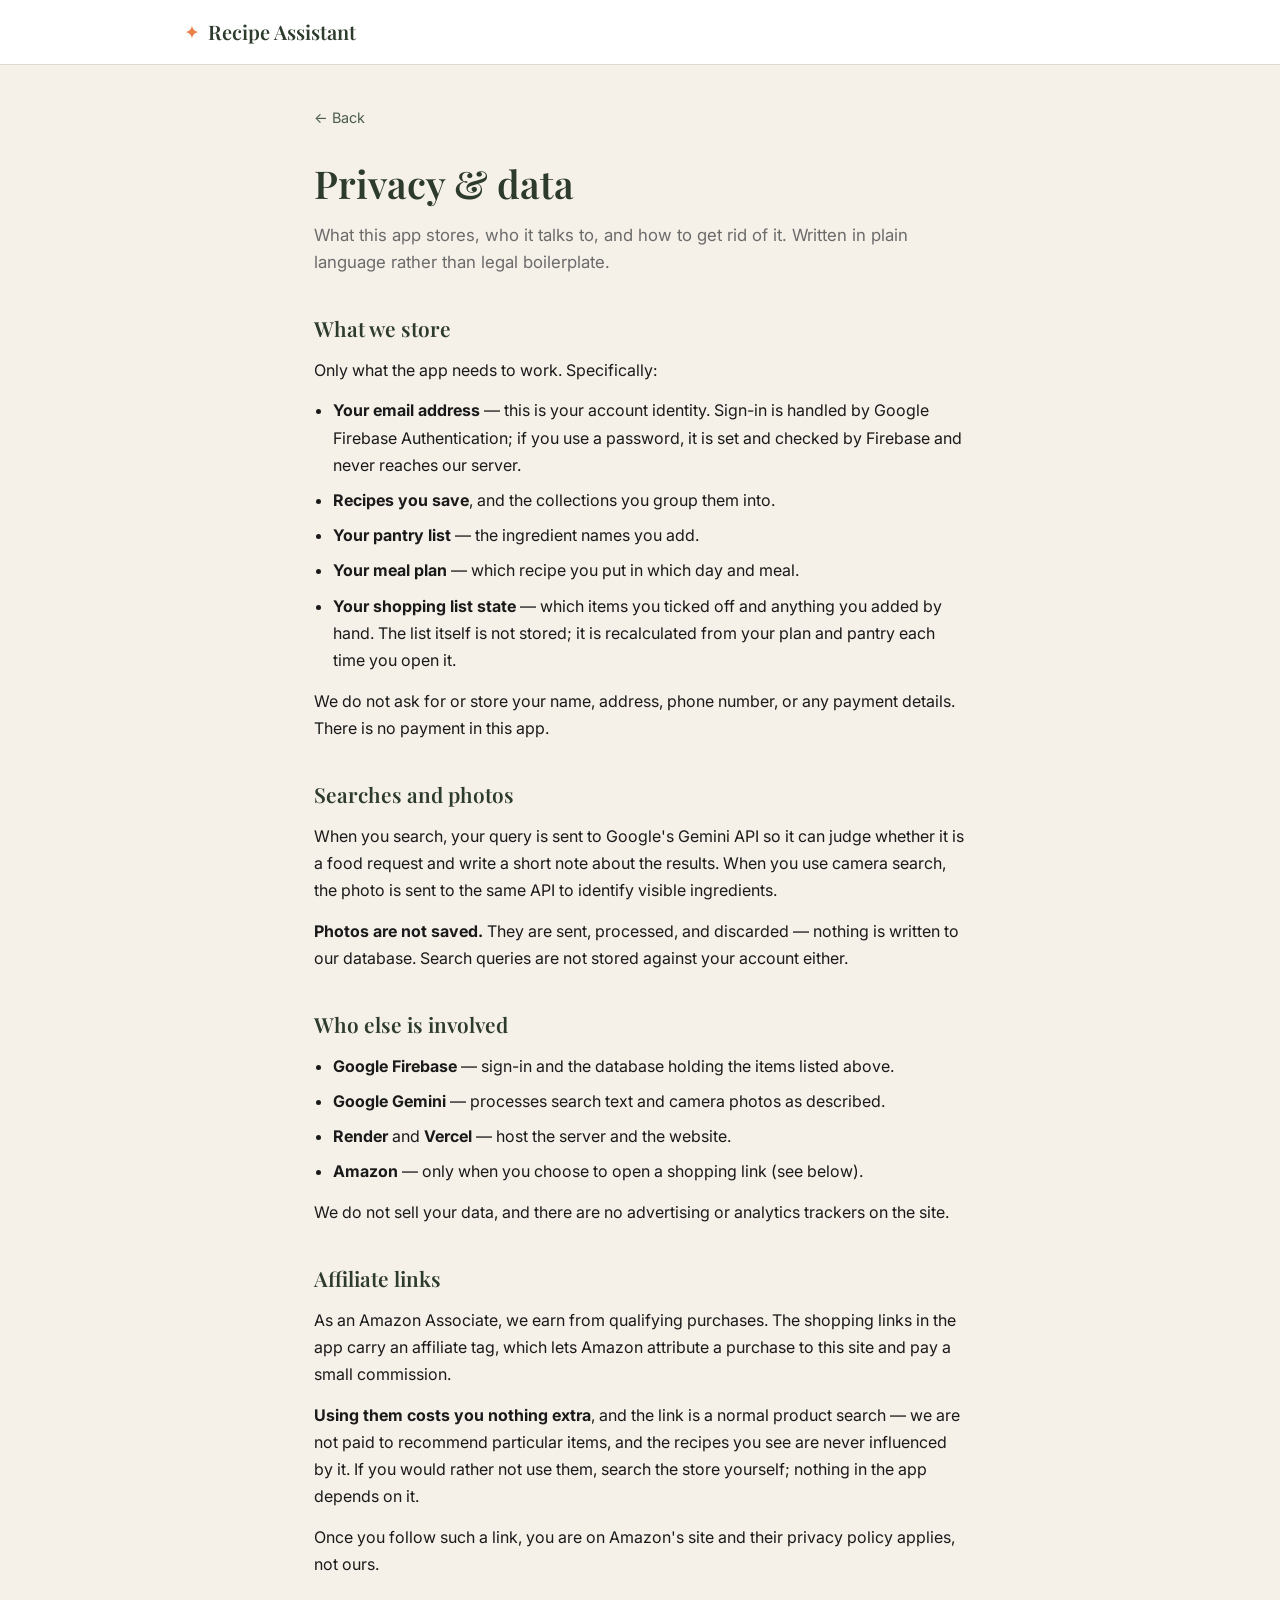
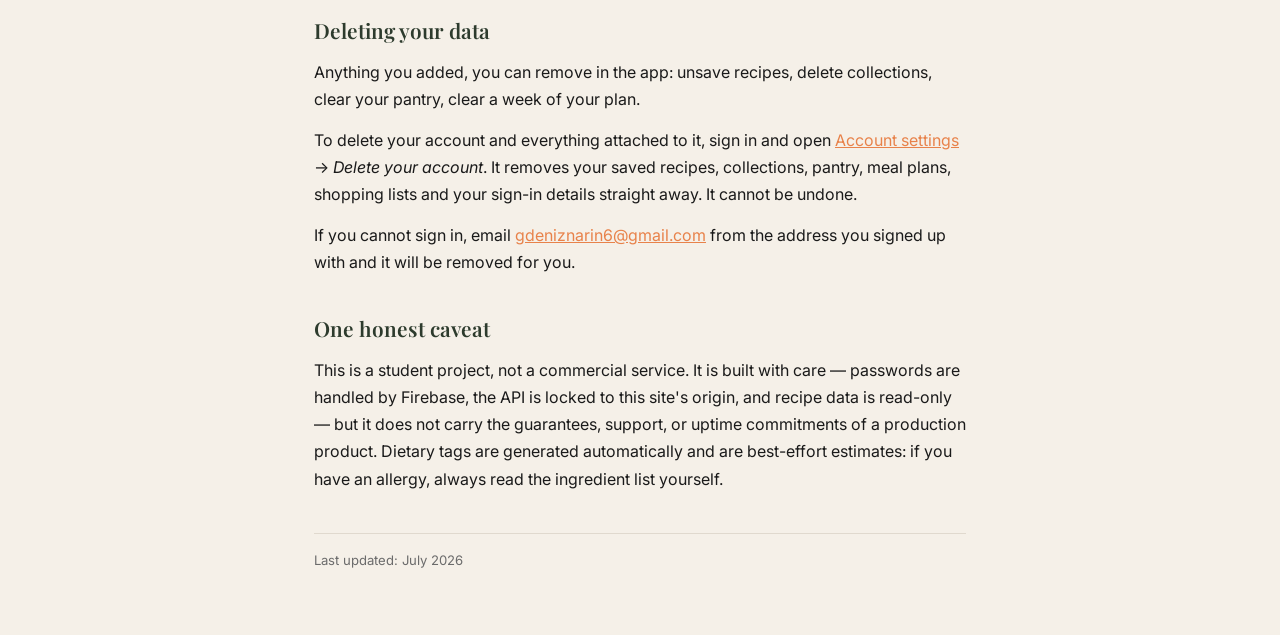
<file: frontend/privacy.html>
<!DOCTYPE html>
<html lang="en">
<head>
  <meta charset="UTF-8" />
  <meta name="viewport" content="width=device-width, initial-scale=1.0" />
  <title>Privacy &amp; data — Recipe Assistant</title>
  <link rel="preconnect" href="https://fonts.googleapis.com" />
  <link rel="preconnect" href="https://fonts.gstatic.com" crossorigin />
  <link href="https://fonts.googleapis.com/css2?family=Playfair+Display:ital,wght@0,600;1,400&family=Inter:wght@400;500;600&display=swap" rel="stylesheet" />
  <link rel="stylesheet" href="css/style.css" />
  <!-- PWA: ana ekrana eklenince adres çubuğu olmadan, tam ekran açılır -->
  <link rel="manifest" href="/manifest.webmanifest" />
  <meta name="theme-color" content="#2D3B2D" />
  <link rel="icon" href="/icons/icon-192.png" />
  <link rel="apple-touch-icon" href="/icons/apple-touch-icon.png" />
  <meta name="mobile-web-app-capable" content="yes" />
  <meta name="apple-mobile-web-app-capable" content="yes" />
  <meta name="apple-mobile-web-app-status-bar-style" content="default" />
  <meta name="apple-mobile-web-app-title" content="Recipes" />
</head>
<body>

  <header class="app-header">
    <div class="app-header-inner">
      <a href="index.html" class="brand">
        <span class="brand-mark">✦</span>
        <span class="brand-name">Recipe Assistant</span>
      </a>
    </div>
  </header>

  <main class="page legal-page">
    <a href="index.html" class="back-link">← Back</a>

    <h1 class="page-title">Privacy &amp; data</h1>
    <p class="page-sub">
      What this app stores, who it talks to, and how to get rid of it.
      Written in plain language rather than legal boilerplate.
    </p>

    <section class="legal-section">
      <h2>What we store</h2>
      <p>Only what the app needs to work. Specifically:</p>
      <ul>
        <li><strong>Your email address</strong> — this is your account identity. Sign-in is handled by Google Firebase Authentication; if you use a password, it is set and checked by Firebase and never reaches our server.</li>
        <li><strong>Recipes you save</strong>, and the collections you group them into.</li>
        <li><strong>Your pantry list</strong> — the ingredient names you add.</li>
        <li><strong>Your meal plan</strong> — which recipe you put in which day and meal.</li>
        <li><strong>Your shopping list state</strong> — which items you ticked off and anything you added by hand. The list itself is not stored; it is recalculated from your plan and pantry each time you open it.</li>
      </ul>
      <p>
        We do not ask for or store your name, address, phone number, or any
        payment details. There is no payment in this app.
      </p>
    </section>

    <section class="legal-section">
      <h2>Searches and photos</h2>
      <p>
        When you search, your query is sent to Google's Gemini API so it can
        judge whether it is a food request and write a short note about the
        results. When you use camera search, the photo is sent to the same API
        to identify visible ingredients.
      </p>
      <p>
        <strong>Photos are not saved.</strong> They are sent, processed, and
        discarded — nothing is written to our database. Search queries are not
        stored against your account either.
      </p>
    </section>

    <section class="legal-section">
      <h2>Who else is involved</h2>
      <ul>
        <li><strong>Google Firebase</strong> — sign-in and the database holding the items listed above.</li>
        <li><strong>Google Gemini</strong> — processes search text and camera photos as described.</li>
        <li><strong>Render</strong> and <strong>Vercel</strong> — host the server and the website.</li>
        <li><strong>Amazon</strong> — only when you choose to open a shopping link (see below).</li>
      </ul>
      <p>
        We do not sell your data, and there are no advertising or analytics
        trackers on the site.
      </p>
    </section>

    <section class="legal-section">
      <h2>Affiliate links</h2>
      <p>
        As an Amazon Associate, we earn from qualifying purchases. The shopping
        links in the app carry an affiliate tag, which lets Amazon attribute a
        purchase to this site and pay a small commission.
      </p>
      <p>
        <strong>Using them costs you nothing extra</strong>, and the link is a
        normal product search — we are not paid to recommend particular items,
        and the recipes you see are never influenced by it. If you would rather
        not use them, search the store yourself; nothing in the app depends on it.
      </p>
      <p>
        Once you follow such a link, you are on Amazon's site and their privacy
        policy applies, not ours.
      </p>
    </section>

    <section class="legal-section">
      <h2>Deleting your data</h2>
      <p>
        Anything you added, you can remove in the app: unsave recipes, delete
        collections, clear your pantry, clear a week of your plan.
      </p>
      <p>
        To delete your account and everything attached to it, sign in and open
        <a href="account.html">Account settings</a> &rarr; <em>Delete your
        account</em>. It removes your saved recipes, collections, pantry, meal
        plans, shopping lists and your sign-in details straight away. It cannot
        be undone.
      </p>
      <p>
        If you cannot sign in, email
        <a href="mailto:gdeniznarin6@gmail.com">gdeniznarin6@gmail.com</a> from
        the address you signed up with and it will be removed for you.
      </p>
    </section>

    <section class="legal-section">
      <h2>One honest caveat</h2>
      <p>
        This is a student project, not a commercial service. It is built with
        care — passwords are handled by Firebase, the API is locked to this
        site's origin, and recipe data is read-only — but it does not carry the
        guarantees, support, or uptime commitments of a production product.
        Dietary tags are generated automatically and are best-effort estimates:
        if you have an allergy, always read the ingredient list yourself.
      </p>
    </section>

    <p class="legal-updated">Last updated: July 2026</p>
  </main>

  <script src="js/pwa.js"></script>
</body>
</html>
</file>
<file: frontend/css/style.css>
/* ── Tokens ────────────────────────────────────────────── */
:root {
  --bg:        #F5F0E8;
  /* Aynı krem, ama ROLÜ farklı: `--bg` sayfa zemini, `--cream` koyu zemin
     üstündeki metin. Faz 29'da eklendi — o zamana kadar `var(--cream)` üç
     yerde kullanılıyordu ve TANIMSIZ olduğu için renk bildirimi sessizce
     düşüyor, metin `--text`i (koyu) miras alıyordu: koyu zeytin kutunun
     üstünde okunamayan koyu başlık. Geçersiz bir custom property hata
     vermiyor, sadece yok sayılıyor — o yüzden gözle yakalanana kadar durdu. */
  --cream:     #F5F0E8;
  --surface:   #FFFFFF;
  --olive:     #2D3B2D;
  --olive-mid: #4A5E4A;
  --accent:    #E8824A;
  --accent-dk: #C96A34;
  --text:      #1A1A1A;
  --text-muted:#6B6B6B;
  --border:    #E0D9CE;
  --error:     #C0392B;
  --success:   #27AE60;

  --radius-sm: 6px;
  --radius-md: 12px;
  --radius-lg: 20px;

  --shadow-card: 0 2px 16px rgba(0,0,0,0.08);
}

/* Oturum durumu netleşene kadar korumalı sayfayı gizle (Faz 29).
   Sınıfı `api.js` senkron olarak kuruyor ve `authReady` çözülünce kaldırıyor.

   NEDEN: girişsiz bir ziyaretçi korumalı bir sayfaya gittiğinde guard onu
   kovuyor, ama karar `authReady`'yi bekliyor (canlıda ~975 ms ölçüldü,
   Faz 13b) ve o süre boyunca sayfa görünüyordu — kullanıcı bunu bildirdi.

   Görünürlük `visibility` ile kapatılıyor, `display` ile DEĞİL: düzen
   hesaplanmaya devam ediyor, yani örtü kalkınca içerik zıplamıyor.
   Zemin krem kalıyor ki beyaz bir çakma da olmasın. */
html.auth-pending body { visibility: hidden; }
html.auth-pending { background: var(--bg); }

/* Bekleme BOŞ bir sayfa gibi görünmesin. Telefonda `authReady` masaüstünden
   belirgin biçimde uzun sürüyor (Firebase SDK gstatic'ten iniyor + oturum
   IndexedDB'den geri yükleniyor; masaüstünde canlıda ~975 ms ölçülmüştü,
   Faz 13b). O sürede krem bir hiçlik göstermek arıza gibi duruyor.

   Gösterge `html`'in pseudo-elemanı: `body` gizli olduğu için içine
   konulamaz. */
html.auth-pending::before {
  content: '';
  position: fixed;
  top: 50%;
  left: 50%;
  width: 26px;
  height: 26px;
  margin: -13px 0 0 -13px;
  border: 2.5px solid var(--border);
  border-top-color: var(--accent);
  border-radius: 50%;
  animation: auth-spin 0.7s linear infinite;
}

@keyframes auth-spin { to { transform: rotate(360deg); } }

/* Hareketi azaltma tercihine saygı: dönmek yerine sabit bir işaret. */
@media (prefers-reduced-motion: reduce) {
  html.auth-pending::before { animation: none; border-top-color: var(--accent); }
}

/* ── Reset ─────────────────────────────────────────────── */
*, *::before, *::after { box-sizing: border-box; margin: 0; padding: 0; }

body {
  font-family: 'Inter', sans-serif;
  background: var(--bg);
  color: var(--text);
  min-height: 100vh;
  line-height: 1.6;
}

/* ── Utility ───────────────────────────────────────────── */
.hidden { display: none !important; }

/* ── Auth page ─────────────────────────────────────────── */
.auth-page {
  display: flex;
  align-items: center;
  justify-content: center;
  padding: 2rem 1rem;
  min-height: 100vh;
}

.auth-container {
  width: 100%;
  max-width: 480px;
  display: flex;
  flex-direction: column;
  gap: 2rem;
}

.auth-hero {
  text-align: center;
}

.auth-eyebrow {
  font-size: 0.85rem;
  font-weight: 600;
  letter-spacing: 0.12em;
  text-transform: uppercase;
  color: var(--accent);
  margin-bottom: 0.75rem;
}

.auth-headline {
  font-family: 'Playfair Display', serif;
  font-size: 3.8rem;
  font-weight: 600;
  color: var(--olive);
  line-height: 1.1;
  margin-bottom: 1.25rem;
}

.auth-headline em {
  font-style: italic;
  font-weight: 400;
}

.auth-sub {
  font-size: 1.1rem;
  color: var(--text-muted);
  max-width: 380px;
  margin: 0 auto;
}

/* ── Auth card ─────────────────────────────────────────── */
.auth-card {
  background: var(--surface);
  border-radius: var(--radius-lg);
  box-shadow: var(--shadow-card);
  padding: 2rem;
}

/* Oturum durumu KESİNLEŞENE kadar giriş formunu gösterme.
 *
 * Sebep: index.html formu anında çiziyor, ama `authReady` Firebase oturumu
 * kalıcı depodan geri yükledikten SONRA çözülüyor (canlıda ölçülen ~975 ms,
 * Faz 13b). Yani giriş yapmış bir kullanıcı bile yönlendirilmeden önce formu
 * bir an görüyordu. PWA'da Google popup'ından dönerken pencere yeniden
 * kurulduğu için bu bekleme baştan ödeniyor ve göze batıyor.
 *
 * `visibility` kullanılıyor, `display` DEĞİL: kart yer kaplamaya devam etsin
 * ki görünür olduğunda sayfa zıplamasın. Hero ve alttaki tanıtım içeriği
 * etkilenmiyor — boş ekran değil, yalnızca form bekliyor.
 *
 * İşareti `auth.js` kaldırıyor; oradaki savunmacı zaman aşımı, `authReady`
 * beklenmedik bir sebeple çözülmezse kartın sonsuza dek gizli kalmasını
 * engelliyor (Faz 13b dersi: yardımcı kod uygulamayı asla kilitlememeli).
 */
body.auth-checking .auth-card {
  visibility: hidden;
}

/* ── "Signing you in…" ekranı ──────────────────────────────
 * Kartı gizlemek YETMEDİ: hero ve tanıtım içeriği görünür kaldığı için ekran
 * hâlâ "giriş sayfası" gibi duruyordu ve PWA'da Google'dan dönen kullanıcı
 * geri atıldığını sanıyordu (gerçek cihazda iki kez doğrulandı).
 *
 * `position: fixed` ile TÜM sayfanın üstünü örtüyor — kardeş elemanları
 * `display:none` ile gizlemek yerine, çünkü öyle yapmak sayfa yapısı hakkında
 * varsayım gerektirirdi ve ileride bir eleman eklenince sessizce bozulurdu.
 */
.signin-overlay {
  display: none;
}

body.signing-in {
  overflow: hidden;             /* arkadaki sayfa kaymasın */
}

body.signing-in .signin-overlay {
  position: fixed;
  inset: 0;
  z-index: 100;
  display: flex;
  flex-direction: column;
  align-items: center;
  justify-content: center;
  gap: 1rem;
  background: var(--bg);        /* opak: altındaki giriş sayfası görünmesin */
  text-align: center;
  padding: 2rem;
}

.signin-overlay .brand-mark {
  font-size: 2.5rem;
  color: var(--accent);
  animation: signin-pulse 1.4s ease-in-out infinite;
}

.signin-overlay p {
  font-family: 'Playfair Display', serif;
  font-size: 1.35rem;
  color: var(--olive);
}

.signin-overlay .signin-hint {
  font-family: 'Inter', sans-serif;
  font-size: 0.9rem;
  color: var(--text-muted);
}

/* Bekleme ekranından çıkış. Birkaç saniye sonra JS `hidden` sınıfını kaldırıyor;
   sabırlı bir zaman aşımı ancak kullanıcı istediğinde çıkabiliyorsa savunulabilir. */
.signin-overlay #signin-cancel {
  margin-top: 0.5rem;
}

@keyframes signin-pulse {
  0%, 100% { opacity: 1;   transform: scale(1); }
  50%      { opacity: 0.5; transform: scale(0.9); }
}

@media (prefers-reduced-motion: reduce) {
  .signin-overlay .brand-mark { animation: none; }
}

/* ── Tabs ──────────────────────────────────────────────── */
.tab-row {
  display: flex;
  border-bottom: 2px solid var(--border);
  margin-bottom: 1.75rem;
}

.tab-btn {
  flex: 1;
  background: none;
  border: none;
  padding: 0.6rem 0;
  font-family: 'Inter', sans-serif;
  font-size: 0.9rem;
  font-weight: 500;
  color: var(--text-muted);
  cursor: pointer;
  position: relative;
  transition: color 0.2s;
}

.tab-btn::after {
  content: '';
  position: absolute;
  bottom: -2px;
  left: 0; right: 0;
  height: 2px;
  background: var(--accent);
  transform: scaleX(0);
  transition: transform 0.2s;
}

.tab-btn.active {
  color: var(--olive);
  font-weight: 600;
}

.tab-btn.active::after {
  transform: scaleX(1);
}

/* ── Form ──────────────────────────────────────────────── */
.auth-form {
  display: flex;
  flex-direction: column;
  gap: 1.1rem;
}

.field {
  display: flex;
  flex-direction: column;
  gap: 0.35rem;
}

.field label {
  font-size: 0.82rem;
  font-weight: 600;
  color: var(--olive-mid);
  letter-spacing: 0.02em;
}

.field input {
  padding: 0.65rem 0.9rem;
  border: 1.5px solid var(--border);
  border-radius: var(--radius-sm);
  font-family: 'Inter', sans-serif;
  font-size: 0.95rem;
  color: var(--text);
  background: var(--bg);
  transition: border-color 0.2s;
  outline: none;
}

.field input:focus {
  border-color: var(--olive-mid);
}

/* ── Buttons ───────────────────────────────────────────── */
.btn-primary {
  margin-top: 0.4rem;
  padding: 0.75rem;
  background: var(--olive);
  color: #fff;
  border: none;
  border-radius: var(--radius-sm);
  font-family: 'Inter', sans-serif;
  font-size: 0.95rem;
  font-weight: 600;
  cursor: pointer;
  transition: background 0.2s;
}

.btn-primary:hover { background: var(--olive-mid); }
.btn-primary:disabled { opacity: 0.6; cursor: not-allowed; }

.btn-accent {
  padding: 0.75rem 1.5rem;
  background: var(--accent);
  color: #fff;
  border: none;
  border-radius: var(--radius-sm);
  font-family: 'Inter', sans-serif;
  font-size: 0.95rem;
  font-weight: 600;
  cursor: pointer;
  transition: background 0.2s;
}

.btn-accent:hover { background: var(--accent-dk); }

.btn-outline {
  padding: 0.65rem 1.25rem;
  background: transparent;
  color: var(--olive);
  border: 1.5px solid var(--olive);
  border-radius: var(--radius-sm);
  font-family: 'Inter', sans-serif;
  font-size: 0.9rem;
  font-weight: 500;
  cursor: pointer;
  transition: all 0.2s;
}

.btn-outline:hover {
  background: var(--olive);
  color: #fff;
}

/* ── Messages ──────────────────────────────────────────── */
.form-error {
  font-size: 0.85rem;
  color: var(--error);
  min-height: 1.2rem;
}

.form-success {
  font-size: 0.85rem;
  color: var(--success);
}

/* Form içinde bağlantı gibi görünen buton (ör. "Forgot your password?").
   <a> değil <button>: bir yere gitmiyor, eylem tetikliyor. */
.link-btn {
  display: block;
  margin: 0.25rem auto 0;
  background: none;
  border: none;
  padding: 0;
  font-family: 'Inter', sans-serif;
  font-size: 0.85rem;
  color: var(--text-muted);
  text-decoration: underline;
  cursor: pointer;
}

.link-btn:hover { color: var(--accent); }
.link-btn:disabled { opacity: 0.6; cursor: default; }

/* ── Responsive ────────────────────────────────────────── */
@media (max-width: 480px) {
  .auth-headline { font-size: 2.8rem; }
  .auth-card { padding: 1.5rem; }
}



/* ═══════════════════════════════════════════════════════ */
/*  APP HEADER (giriş sonrası tüm sayfalarda)             */
/* ═══════════════════════════════════════════════════════ */

.app-header {
  background: var(--surface);
  border-bottom: 1px solid var(--border);
}

.app-header-inner {
  max-width: 960px;
  margin: 0 auto;
  padding: 1rem 1.5rem;
  display: flex;
  align-items: center;
  justify-content: space-between;
}

.brand {
  display: flex;
  align-items: center;
  gap: 0.5rem;
  text-decoration: none;
  color: var(--olive);
}

.brand-mark {
  font-size: 1.2rem;
  color: var(--accent);
}

.brand-name {
  font-family: 'Playfair Display', serif;
  font-size: 1.25rem;
  font-weight: 600;
}

.app-nav {
  display: flex;
  align-items: center;
  gap: 1rem;
}

.nav-link {
  color: var(--olive-mid);
  text-decoration: none;
  font-size: 0.95rem;
  font-weight: 500;
  transition: color 0.2s;
}

.nav-link:hover { color: var(--olive); }

.btn-sm {
  padding: 0.4rem 0.9rem !important;
  font-size: 0.85rem !important;
}

/* ═══════════════════════════════════════════════════════ */
/*  PAGE LAYOUT                                            */
/* ═══════════════════════════════════════════════════════ */

.page {
  max-width: 780px;
  margin: 0 auto;
  padding: 2.5rem 1.5rem 4rem;
}

/* Sayfa süslemesi — uygulama ikonunun ta kendisi, içi dolu olmayan ince
   turuncu çizgi hâliyle. Şekil `scripts/olive_branch.py`'de tanımlı ve buradaki
   SVG ile ikon PNG'leri AYNI sayılardan üretiliyor (`scripts/make_icons.py`),
   yani "sayfadaki çizgi = ikondaki şekil" iddiası elle korunmuyor.

   PSEUDO-ELEMAN DEĞİL `background-image`: arka plan görseli her zaman elemanın
   KENDİ içeriğinin ALTINDA boyanıyor, yani metnin üstüne düşmesi mümkün değil
   ve hiçbir z-index ayarı gerekmiyor. `::before` + `z-index: -1` yolu `.page`'i
   bir yığın bağlamına çevirirdi; o da içindeki koleksiyon seçicisini (z-index
   100) ve modalları (200) kenar çubuğunun (40) ALTINA düşürebilirdi.

   Yol KÖK-GÖRECELİ: `/discover/homemade-bread` gibi iç içe bir adreste göreceli
   yol 404 verir (Faz 29'da tam bu yaşandı, sayfa stilsiz açılmıştı).

   Yalnızca `has-sidebar`, yani giriş sonrası uygulama sayfaları — herkese açık
   gizlilik sayfası sade kalıyor. */
/* Yedi günlük ızgaranın sayfası. 780px bir OKUMA genişliği — tarif, gizlilik ve
   arama sayfaları için doğru, takvim için değil: yediye bölününce gün başına 96px
   kalıyor, tarif adları beş altı satıra sarıyor ve günün dört ölçümü 2×2'ye
   sıkışmak zorunda kalıyor. Burada genişliğin kendisi çözüm. */
.page--wide { max-width: 1180px; }

body.has-sidebar .page {
  background-image: url('/icons/olive-branch.svg');
  background-repeat: no-repeat;
  background-position: right 0.25rem top 1.5rem;
  background-size: 168px 168px;
}

/* Dar ekranda başlık ve alt başlık süslemenin bulunduğu köşeye sarıyor, üstelik
   süsleme ekran genişliğinin yarısını kaplıyor — orada süs değil gürültü olur. */
@media (max-width: 900px) {
  body.has-sidebar .page { background-image: none; }
}

.page-title {
  font-family: 'Playfair Display', serif;
  font-size: 2.4rem;
  font-weight: 600;
  color: var(--olive);
  margin-bottom: 0.5rem;
}

.page-sub {
  color: var(--text-muted);
  font-size: 1.05rem;
  margin-bottom: 2rem;
}

.search-hero {
  margin-bottom: 2rem;
}

/* ═══════════════════════════════════════════════════════ */
/*  MODE TABS (Text / Camera)                              */
/* ═══════════════════════════════════════════════════════ */

.mode-tabs {
  display: inline-flex;
  background: var(--surface);
  padding: 0.3rem;
  border-radius: var(--radius-md);
  border: 1px solid var(--border);
  margin-bottom: 1.5rem;
}

.mode-tab {
  background: transparent;
  border: none;
  padding: 0.55rem 1.2rem;
  border-radius: var(--radius-sm);
  font-family: 'Inter', sans-serif;
  font-size: 0.9rem;
  font-weight: 500;
  color: var(--text-muted);
  cursor: pointer;
  transition: all 0.2s;
}

.mode-tab.active {
  background: var(--olive);
  color: #fff;
  font-weight: 600;
}

/* ═══════════════════════════════════════════════════════ */
/*  SEARCH FORM                                            */
/* ═══════════════════════════════════════════════════════ */

.search-panel {
  margin-bottom: 2rem;
}

.search-form {
  display: flex;
  gap: 0.75rem;
  align-items: stretch;
}

.search-input {
  flex: 1;
  padding: 0.85rem 1.1rem;
  border: 1.5px solid var(--border);
  border-radius: var(--radius-sm);
  font-family: 'Inter', sans-serif;
  font-size: 1rem;
  background: var(--surface);
  color: var(--text);
  outline: none;
  transition: border-color 0.2s;
}

.search-input:focus { border-color: var(--olive-mid); }

/* ═══════════════════════════════════════════════════════ */
/*  CAMERA                                                 */
/* ═══════════════════════════════════════════════════════ */

.camera-block {
  display: flex;
  flex-direction: column;
  gap: 1rem;
}

.camera-preview,
#camera-canvas {
  width: 100%;
  max-height: 400px;
  background: var(--olive);
  border-radius: var(--radius-md);
  object-fit: cover;
}

.camera-controls {
  display: flex;
  gap: 0.75rem;
  justify-content: center;
  flex-wrap: wrap;
}

.detected-box {
  background: var(--surface);
  border: 1px solid var(--border);
  border-left: 3px solid var(--accent);
  border-radius: var(--radius-sm);
  padding: 0.8rem 1rem;
  font-size: 0.95rem;
}

.detected-label {
  font-weight: 600;
  color: var(--olive-mid);
  margin-right: 0.4rem;
}

.detected-list {
  color: var(--text);
}

/* ═══════════════════════════════════════════════════════ */
/*  LOADING                                                */
/* ═══════════════════════════════════════════════════════ */

.loading {
  display: flex;
  justify-content: center;
  gap: 0.5rem;
  padding: 3rem 0;
}

.loading-dot {
  width: 10px;
  height: 10px;
  background: var(--olive);
  border-radius: 50%;
  animation: bounce 1.2s infinite ease-in-out;
}

.loading-dot:nth-child(2) { animation-delay: 0.15s; }
.loading-dot:nth-child(3) { animation-delay: 0.3s; }

@keyframes bounce {
  0%, 80%, 100% { transform: scale(0.6); opacity: 0.5; }
  40%           { transform: scale(1);   opacity: 1; }
}

/* ═══════════════════════════════════════════════════════ */
/*  RESULTS                                                */
/* ═══════════════════════════════════════════════════════ */

.results {
  margin-top: 2rem;
  display: flex;
  flex-direction: column;
  gap: 1.5rem;
}

.llm-answer {
  background: var(--surface);
  border-radius: var(--radius-md);
  padding: 1.25rem 1.5rem;
  border-left: 3px solid var(--olive);
}

.llm-eyebrow {
  font-size: 0.7rem;
  font-weight: 600;
  letter-spacing: 0.14em;
  text-transform: uppercase;
  color: var(--accent);
  margin-bottom: 0.4rem;
}

.llm-text {
  color: var(--text);
  line-height: 1.6;
  font-size: 1rem;
}

/* LLM cevabındaki **kalın** kısımlar tarif adları oluyor — koyu zeytin yeşiliyle
   öne çıkararak yorumu taranabilir yapıyor (göz önce önerilen tarifleri görüyor). */
.llm-text strong {
  color: var(--olive);
  font-weight: 600;
}

/* ── AI yorumu iskeleti ────────────────────────────────── */
/* Yorum aramadan ayrı bir istekle geldiği için sonuçlar ekrandayken bu görünür.
   Yükseklik gerçek metne yakın tutuldu ki cevap gelince sayfa zıplamasın. */
.llm-skeleton {
  display: flex;
  flex-direction: column;
  gap: 0.5rem;
}

.skeleton-line {
  display: block;
  height: 0.75rem;
  border-radius: var(--radius-sm);
  background: linear-gradient(
    90deg,
    rgba(45, 59, 45, 0.07) 25%,
    rgba(45, 59, 45, 0.14) 50%,
    rgba(45, 59, 45, 0.07) 75%
  );
  background-size: 200% 100%;
  animation: skeleton-shimmer 1.4s ease-in-out infinite;
}

.skeleton-line.short { width: 55%; }

@keyframes skeleton-shimmer {
  from { background-position: 200% 0; }
  to   { background-position: -200% 0; }
}

/* Hareketi azaltma tercihine saygı: parlama yerine sabit ton */
@media (prefers-reduced-motion: reduce) {
  .skeleton-line { animation: none; background: rgba(45, 59, 45, 0.1); }
}

.results-header {
  display: flex;
  align-items: baseline;
  justify-content: space-between;
  border-bottom: 1px solid var(--border);
  padding-bottom: 0.5rem;
}

.results-title {
  font-family: 'Playfair Display', serif;
  font-size: 1.5rem;
  color: var(--olive);
  font-weight: 600;
}

.results-count {
  font-size: 0.85rem;
  color: var(--text-muted);
}

/* "Leaving out: mushrooms" — sorgudan çıkarılan malzemeler.
   UYARI DEĞİL BİLGİ olduğu için --error değil --text-muted (aynı gerekçe:
   besin değeri sayfasındaki porsiyon notu, Faz 21). */
.excluded-note {
  font-size: 0.85rem;
  color: var(--text-muted);
  margin: 0 0 0.75rem;
  padding-left: 0.6rem;
  border-left: 2px solid var(--accent);
}

/* ═══════════════════════════════════════════════════════ */
/*  RECIPE CARDS                                           */
/* ═══════════════════════════════════════════════════════ */

.recipe-list {
  display: flex;
  flex-direction: column;
  gap: 0.75rem;
}

.recipe-card {
  display: flex;
  align-items: center;
  justify-content: space-between;
  padding: 1.1rem 1.3rem;
  background: var(--surface);
  border: 1px solid var(--border);
  border-radius: var(--radius-md);
  text-decoration: none;
  color: var(--text);
  transition: all 0.2s;
}

.recipe-card:hover {
  border-color: var(--olive-mid);
  transform: translateY(-1px);
  box-shadow: 0 4px 12px rgba(0,0,0,0.05);
}

.recipe-card-body { flex: 1; }

.recipe-name {
  font-family: 'Playfair Display', serif;
  font-size: 1.15rem;
  font-weight: 600;
  color: var(--olive);
  margin-bottom: 0.3rem;
}

.recipe-meta {
  font-size: 0.85rem;
  color: var(--text-muted);
  margin-bottom: 0.5rem;
}

.recipe-tags {
  display: flex;
  flex-wrap: wrap;
  gap: 0.35rem;
}

.tag {
  font-size: 0.72rem;
  font-weight: 500;
  padding: 0.2rem 0.55rem;
  background: var(--bg);
  color: var(--olive-mid);
  border-radius: 999px;
  letter-spacing: 0.02em;
}

.recipe-arrow {
  font-size: 1.3rem;
  color: var(--accent);
  margin-left: 1rem;
}

/* ═══════════════════════════════════════════════════════ */
/*  ERROR                                                  */
/* ═══════════════════════════════════════════════════════ */

.page-error {
  margin-top: 2rem;
  padding: 1rem 1.25rem;
  background: #FDECEA;
  border-radius: var(--radius-sm);
  color: var(--error);
  font-size: 0.95rem;
}

/* ═══════════════════════════════════════════════════════ */
/*  RESPONSIVE                                             */
/* ═══════════════════════════════════════════════════════ */

@media (max-width: 600px) {
  .app-header-inner { padding: 0.85rem 1rem; }
  .brand-name { font-size: 1.1rem; }
  .page { padding: 1.5rem 1rem 3rem; }
  .page-title { font-size: 1.8rem; }
  .search-form { flex-direction: column; }
  .search-form .btn-accent { width: 100%; }
  .recipe-card { padding: 1rem; }
}



/* ═══════════════════════════════════════════════════════ */
/*  RECIPE DETAIL PAGE                                     */
/* ═══════════════════════════════════════════════════════ */

.back-link {
  display: inline-block;
  color: var(--olive-mid);
  text-decoration: none;
  font-size: 0.9rem;
  margin-bottom: 1.5rem;
  transition: color 0.2s;
}

.back-link:hover { color: var(--olive); }

.recipe-detail {
  display: flex;
  flex-direction: column;
  gap: 2rem;
}

.recipe-header {
  display: flex;
  flex-direction: column;
  gap: 0.75rem;
}

.recipe-category {
  font-size: 0.75rem;
  font-weight: 600;
  letter-spacing: 0.14em;
  text-transform: uppercase;
  color: var(--accent);
}

.recipe-title-row {
  display: flex;
  align-items: flex-start;
  justify-content: space-between;
  gap: 1rem;
}

.recipe-title {
  font-family: 'Playfair Display', serif;
  font-size: 2.4rem;
  font-weight: 600;
  color: var(--olive);
  line-height: 1.15;
  flex: 1;
}

.recipe-tags-detail {
  display: flex;
  flex-wrap: wrap;
  gap: 0.4rem;
  margin-top: 0.25rem;
}

/* ── Favori butonu ─────────────────────────────────────── */
.favorite-btn {
  flex-shrink: 0;
  /* Faz 29: artık etiketli, yani sabit 48px'lik daire değil hap biçiminde.
     Dar ekranda etiket gizleniyor ve buton yine daireye dönüyor (aşağıdaki
     media query). */
  height: 48px;
  padding: 0 1.1rem;
  gap: 0.45rem;
  background: var(--surface);
  border: 1.5px solid var(--border);
  border-radius: 999px;
  cursor: pointer;
  display: flex;
  align-items: center;
  justify-content: center;
  transition: all 0.2s;
}

@media (max-width: 520px) {
  .favorite-btn { width: 48px; padding: 0; }
}

.favorite-btn:hover {
  border-color: var(--accent);
  transform: scale(1.05);
}

.favorite-btn .heart {
  font-size: 1.4rem;
  color: var(--text-muted);
  transition: color 0.2s;
  line-height: 1;
}

.favorite-btn.is-favorited {
  background: #FDECEA;
  border-color: var(--accent);
}

.favorite-btn.is-favorited .heart {
  color: var(--accent-dk);
}

.favorite-btn:disabled { opacity: 0.6; cursor: not-allowed; }

/* ── Info strip ────────────────────────────────────────── */
.info-strip {
  display: grid;
  grid-template-columns: repeat(5, 1fr);
  gap: 0;
  background: var(--surface);
  border: 1px solid var(--border);
  border-radius: var(--radius-md);
  overflow: hidden;
}

.info-cell {
  padding: 1rem;
  display: flex;
  flex-direction: column;
  align-items: center;
  gap: 0.25rem;
  border-right: 1px solid var(--border);
}

.info-cell:last-child { border-right: none; }

.info-label {
  font-size: 0.7rem;
  font-weight: 600;
  letter-spacing: 0.08em;
  text-transform: uppercase;
  color: var(--text-muted);
}

.info-value {
  font-family: 'Playfair Display', serif;
  font-size: 1.15rem;
  font-weight: 600;
  color: var(--olive);
}

/* ── Sections ──────────────────────────────────────────── */
.recipe-section {
  display: flex;
  flex-direction: column;
  gap: 0.75rem;
}

.section-title {
  font-family: 'Playfair Display', serif;
  font-size: 1.4rem;
  font-weight: 600;
  color: var(--olive);
  border-bottom: 1px solid var(--border);
  padding-bottom: 0.5rem;
}

.recipe-description {
  color: var(--text);
  line-height: 1.7;
  font-size: 1rem;
}

/* ── Instructions ──────────────────────────────────────── */
.instructions-list {
  list-style: none;
  counter-reset: step;
  display: flex;
  flex-direction: column;
  gap: 1rem;
}

.instructions-list li {
  counter-increment: step;
  padding: 1rem 1.2rem 1rem 3.5rem;
  background: var(--surface);
  border-radius: var(--radius-md);
  border-left: 3px solid var(--olive);
  position: relative;
  line-height: 1.6;
}

.instructions-list li::before {
  content: counter(step);
  position: absolute;
  left: 1rem;
  top: 1rem;
  width: 1.8rem;
  height: 1.8rem;
  background: var(--olive);
  color: #fff;
  border-radius: 50%;
  display: flex;
  align-items: center;
  justify-content: center;
  font-family: 'Playfair Display', serif;
  font-size: 0.95rem;
  font-weight: 600;
}

.instructions-list .no-instructions {
  padding: 1rem;
  background: transparent;
  border-left: none;
  color: var(--text-muted);
  font-style: italic;
}

.instructions-list .no-instructions::before { display: none; }

/* ── Detay responsive ──────────────────────────────────── */
@media (max-width: 600px) {
  .recipe-title { font-size: 1.8rem; }

  .info-strip {
    grid-template-columns: repeat(2, 1fr);
  }
  .info-cell {
    border-right: 1px solid var(--border);
    border-bottom: 1px solid var(--border);
  }
  .info-cell:nth-child(2n) { border-right: none; }
  .info-cell:nth-last-child(-n+1) { border-bottom: none; }
}



/* ═══════════════════════════════════════════════════════ */
/*  EMPTY STATE (favorites page)                           */
/* ═══════════════════════════════════════════════════════ */

.empty-state {
  display: flex;
  flex-direction: column;
  align-items: center;
  text-align: center;
  padding: 4rem 1.5rem;
  background: var(--surface);
  border-radius: var(--radius-lg);
  border: 1px dashed var(--border);
  margin-top: 2rem;
}

.empty-icon {
  font-size: 3.5rem;
  color: var(--accent);
  margin-bottom: 1rem;
  line-height: 1;
}

.empty-title {
  font-family: 'Playfair Display', serif;
  font-size: 1.8rem;
  font-weight: 600;
  color: var(--olive);
  margin-bottom: 0.5rem;
}

.empty-text {
  color: var(--text-muted);
  font-size: 1rem;
  margin-bottom: 1.5rem;
  max-width: 380px;
}

.empty-btn {
  text-decoration: none;
  display: inline-block;
}


/* ═══════════════════════════════════════════════════════ */
/*  VOICE SEARCH (mic button inside search input)         */
/* ═══════════════════════════════════════════════════════ */

.search-input-wrap {
  flex: 1;
  position: relative;
  display: flex;
  align-items: center;
}

.search-input-wrap .search-input {
  width: 100%;
  padding-right: 3rem;  /* mic ikonu için sağ boşluk */
}

.mic-btn {
  position: absolute;
  right: 0.4rem;
  top: 50%;
  transform: translateY(-50%);
  width: 36px;
  height: 36px;
  background: transparent;
  border: none;
  border-radius: 50%;
  cursor: pointer;
  display: flex;
  align-items: center;
  justify-content: center;
  color: var(--olive-mid);
  transition: all 0.2s;
  padding: 0;
}

.mic-btn:hover {
  background: var(--bg);
  color: var(--olive);
}

.mic-btn.is-listening {
  color: var(--accent-dk);
  background: #FDECEA;
  animation: mic-pulse 1.5s infinite;
}

@keyframes mic-pulse {
  0%, 100% { box-shadow: 0 0 0 0 rgba(232, 130, 74, 0.5); }
  50%      { box-shadow: 0 0 0 10px rgba(232, 130, 74, 0); }
}

.mic-btn svg { display: block; }



/* ═══════════════════════════════════════════════════════ */
/*  GOOGLE SIGN-IN                                         */
/* ═══════════════════════════════════════════════════════ */

.google-block {
  display: flex;
  flex-direction: column;
  align-items: center;
  gap: 0.5rem;
  margin-bottom: 1.25rem;
}

#google-btn {
  display: flex;
  justify-content: center;
  width: 100%;
}

.divider {
  position: relative;
  text-align: center;
  margin-bottom: 1.5rem;
}

.divider::before {
  content: '';
  position: absolute;
  top: 50%;
  left: 0;
  right: 0;
  height: 1px;
  background: var(--border);
}

.divider-text {
  position: relative;
  background: var(--surface);
  padding: 0 0.85rem;
  font-size: 0.8rem;
  color: var(--text-muted);
  letter-spacing: 0.05em;
}


/* ═══════════════════════════════════════════════════════ */
/*  USER MENU (header dropdown)                            */
/* ═══════════════════════════════════════════════════════ */

.user-menu {
  position: relative;
}

.user-btn {
  display: flex;
  align-items: center;
  gap: 0.4rem;
  padding: 0.45rem 0.85rem;
  background: transparent;
  border: 1.5px solid var(--border);
  border-radius: var(--radius-sm);
  font-family: 'Inter', sans-serif;
  font-size: 0.85rem;
  font-weight: 500;
  color: var(--olive-mid);
  cursor: pointer;
  transition: all 0.2s;
  max-width: 220px;
}

.user-btn:hover {
  border-color: var(--olive-mid);
  color: var(--olive);
}

#user-email {
  overflow: hidden;
  text-overflow: ellipsis;
  white-space: nowrap;
}

.chevron {
  font-size: 0.7rem;
  flex-shrink: 0;
}

.user-dropdown {
  position: absolute;
  top: calc(100% + 0.4rem);
  right: 0;
  min-width: 150px;
  background: var(--surface);
  border: 1px solid var(--border);
  border-radius: var(--radius-sm);
  box-shadow: 0 4px 16px rgba(0,0,0,0.1);
  overflow: hidden;
  z-index: 100;
}

.dropdown-item {
  display: block;
  width: 100%;
  padding: 0.7rem 1rem;
  background: transparent;
  border: none;
  text-align: left;
  font-family: 'Inter', sans-serif;
  font-size: 0.9rem;
  color: var(--text);
  cursor: pointer;
  transition: background 0.2s;
}

.dropdown-item:hover {
  background: var(--bg);
}


/* ═══════════════════════════════════════════════════════ */
/*  COLLECTIONS                                            */
/* ═══════════════════════════════════════════════════════ */

.section-heading {
  font-family: 'Playfair Display', serif;
  font-size: 1.5rem;
  font-weight: 600;
  color: var(--olive);
  margin: 2rem 0 1rem;
}

.collections-section {
  margin-bottom: 1rem;
}

.collections-section .section-heading {
  margin-top: 0;
}

.collections-grid {
  display: grid;
  grid-template-columns: repeat(auto-fill, minmax(160px, 1fr));
  gap: 0.85rem;
}

/* Koleksiyon kartı — datasette görsel yok, o yüzden metin bazlı (mevcut
   estetikle tutarlı): isim + tarif sayısı. */
.collection-tile {
  display: flex;
  flex-direction: column;
  justify-content: space-between;
  gap: 0.75rem;
  min-height: 96px;
  padding: 1rem 1.1rem;
  background: var(--surface);
  border: 1px solid var(--border);
  border-radius: var(--radius-md);
  text-decoration: none;
  color: var(--text);
  cursor: pointer;
  transition: all 0.2s;
  font-family: 'Inter', sans-serif;
  text-align: left;
}

.collection-tile:hover {
  border-color: var(--olive-mid);
  transform: translateY(-1px);
  box-shadow: 0 4px 12px rgba(0,0,0,0.05);
}

.collection-tile-name {
  font-family: 'Playfair Display', serif;
  font-size: 1.1rem;
  font-weight: 600;
  color: var(--olive);
  line-height: 1.25;
}

.collection-tile-count {
  font-size: 0.8rem;
  color: var(--text-muted);
}

/* "New collection" kutucuğu — kesikli çerçeveyle eylem daveti */
.collection-tile--new {
  align-items: center;
  justify-content: center;
  gap: 0.35rem;
  border-style: dashed;
  color: var(--olive-mid);
}

.collection-tile--new:hover {
  border-color: var(--accent);
  color: var(--accent-dk);
}

.collection-tile-plus {
  font-size: 1.6rem;
  line-height: 1;
  color: var(--accent);
}

.collection-tile--new .collection-tile-name {
  font-family: 'Inter', sans-serif;
  font-size: 0.85rem;
  font-weight: 500;
  color: inherit;
}

/* Yeni koleksiyon / yeniden adlandırma satır formu */
.new-collection-form {
  display: flex;
  gap: 0.6rem;
  align-items: center;
  margin-top: 0.85rem;
  flex-wrap: wrap;
}

.new-collection-form .search-input {
  flex: 1;
  min-width: 180px;
}

.inline-error {
  margin-top: 0.5rem;
  font-size: 0.85rem;
  color: var(--error);
}

/* ── Tek koleksiyon sayfası ─────────────────────────────── */
.collection-title-row {
  display: flex;
  align-items: flex-start;
  justify-content: space-between;
  gap: 1rem;
}

.collection-title-row .page-title {
  margin-bottom: 0;
  flex: 1;
}

.collection-actions {
  display: flex;
  gap: 0.4rem;
  flex-shrink: 0;
  margin-top: 0.35rem;
}

.icon-btn {
  width: 40px;
  height: 40px;
  background: var(--surface);
  border: 1.5px solid var(--border);
  border-radius: 50%;
  cursor: pointer;
  display: flex;
  align-items: center;
  justify-content: center;
  font-size: 1rem;
  color: var(--olive-mid);
  transition: all 0.2s;
}

.icon-btn:hover {
  border-color: var(--olive-mid);
  color: var(--olive);
}

.icon-btn--danger:hover {
  border-color: var(--error);
  color: var(--error);
}

/* Koleksiyon içindeki tarif satırı: tıklanır kart + "Remove" butonu */
.collection-recipe-row {
  display: flex;
  align-items: stretch;
  gap: 0.6rem;
}

.collection-recipe-row .recipe-card {
  flex: 1;
}

.remove-from-collection {
  flex-shrink: 0;
  padding: 0 1rem;
  background: transparent;
  border: 1px solid var(--border);
  border-radius: var(--radius-md);
  color: var(--text-muted);
  font-family: 'Inter', sans-serif;
  font-size: 0.82rem;
  font-weight: 500;
  cursor: pointer;
  transition: all 0.2s;
}

.remove-from-collection:hover {
  border-color: var(--error);
  color: var(--error);
}

.remove-from-collection:disabled { opacity: 0.5; cursor: not-allowed; }

/* ── Silme onay modalı ──────────────────────────────────── */
.modal-overlay {
  position: fixed;
  inset: 0;
  background: rgba(26, 26, 26, 0.45);
  display: flex;
  align-items: center;
  justify-content: center;
  padding: 1rem;
  z-index: 200;
}

.modal {
  background: var(--surface);
  border-radius: var(--radius-lg);
  box-shadow: var(--shadow-card);
  padding: 1.75rem;
  max-width: 400px;
  width: 100%;
}

.modal-title {
  font-family: 'Playfair Display', serif;
  font-size: 1.35rem;
  font-weight: 600;
  color: var(--olive);
  margin-bottom: 0.5rem;
}

.modal-text {
  color: var(--text-muted);
  font-size: 0.95rem;
  margin-bottom: 1.5rem;
}

.modal-actions {
  display: flex;
  gap: 0.6rem;
  justify-content: flex-end;
}

/* ── recipe.html "Add to collection" / "Add to plan" ────── */
.recipe-actions {
  margin-top: 0.5rem;
  display: flex;
  flex-wrap: wrap;
  gap: 0.6rem;
  align-items: flex-start;
}

.collection-picker-wrap {
  position: relative;
  display: inline-block;
}

.collection-picker {
  position: absolute;
  top: calc(100% + 0.5rem);
  left: 0;
  z-index: 100;
  width: 280px;
  max-width: 90vw;
  background: var(--surface);
  border: 1px solid var(--border);
  border-radius: var(--radius-md);
  box-shadow: 0 6px 24px rgba(0,0,0,0.12);
  padding: 0.75rem;
}

.picker-list {
  display: flex;
  flex-direction: column;
  max-height: 220px;
  overflow-y: auto;
  margin-bottom: 0.5rem;
}

.picker-row {
  display: flex;
  align-items: center;
  gap: 0.6rem;
  padding: 0.5rem 0.4rem;
  border-radius: var(--radius-sm);
  cursor: pointer;
  transition: background 0.15s;
}

.picker-row:hover { background: var(--bg); }

.picker-row input[type="checkbox"] {
  width: 16px;
  height: 16px;
  accent-color: var(--accent);
  cursor: pointer;
}

.picker-name {
  font-size: 0.9rem;
  color: var(--text);
  overflow: hidden;
  text-overflow: ellipsis;
  white-space: nowrap;
}

.picker-empty {
  font-size: 0.85rem;
  color: var(--text-muted);
  padding: 0.4rem;
}

.picker-new {
  display: flex;
  gap: 0.4rem;
  border-top: 1px solid var(--border);
  padding-top: 0.6rem;
}

.picker-new input {
  flex: 1;
  min-width: 0;
  padding: 0.45rem 0.6rem;
  border: 1.5px solid var(--border);
  border-radius: var(--radius-sm);
  font-family: 'Inter', sans-serif;
  font-size: 0.85rem;
  background: var(--bg);
  color: var(--text);
  outline: none;
}

.picker-new input:focus { border-color: var(--olive-mid); }

.collection-picker .inline-error { margin-top: 0.5rem; }

/* ── Collections responsive ─────────────────────────────── */
@media (max-width: 600px) {
  .collections-grid {
    grid-template-columns: repeat(auto-fill, minmax(130px, 1fr));
  }
  .remove-from-collection { padding: 0 0.7rem; font-size: 0.78rem; }
}


/* ═══════════════════════════════════════════════════════ */
/*  PANTRY                                                 */
/* ═══════════════════════════════════════════════════════ */

.pantry-head {
  display: flex;
  align-items: baseline;
  justify-content: space-between;
  gap: 1rem;
}

.pantry-head .section-heading { margin-bottom: 0.75rem; }

.pantry-head-right {
  display: flex;
  align-items: baseline;
  gap: 0.9rem;
  flex-shrink: 0;
}

/* Yıkıcı ama nadir bir eylem: buton görünümü yerine sessiz bir bağlantı,
   üstüne gelince kırmızıya dönüyor (onay modalı asıl freni koyuyor). */
.pantry-clear-btn {
  background: none;
  border: none;
  padding: 0;
  font-family: 'Inter', sans-serif;
  font-size: 0.85rem;
  color: var(--text-muted);
  text-decoration: underline;
  cursor: pointer;
  transition: color 0.2s;
}

.pantry-clear-btn:hover { color: var(--error); }

/* Malzeme çipleri — dolap kısa etiketlerden oluşuyor, liste yerine çip
   düzeni hem yer kazandırıyor hem "envanter" hissi veriyor. */
.pantry-chips {
  display: flex;
  flex-wrap: wrap;
  gap: 0.5rem;
  margin-bottom: 1.5rem;
}

.pantry-chip {
  display: inline-flex;
  align-items: center;
  gap: 0.5rem;
  padding: 0.4rem 0.5rem 0.4rem 0.85rem;
  background: var(--surface);
  border: 1px solid var(--border);
  border-radius: 999px;
  font-size: 0.9rem;
  color: var(--text);
  transition: border-color 0.2s;
}

.pantry-chip:hover { border-color: var(--olive-mid); }

.pantry-chip-name { line-height: 1; }

.pantry-chip-remove {
  display: flex;
  align-items: center;
  justify-content: center;
  width: 20px;
  height: 20px;
  padding: 0;
  background: var(--bg);
  border: none;
  border-radius: 50%;
  color: var(--text-muted);
  font-size: 1rem;
  line-height: 1;
  cursor: pointer;
  transition: all 0.2s;
}

.pantry-chip-remove:hover {
  background: #FDECEA;
  color: var(--error);
}

.pantry-chip-remove:disabled { opacity: 0.5; cursor: not-allowed; }

.pantry-cook-btn {
  display: inline-block;
  text-decoration: none;
}

/* ── Kamera/dolap kutusundaki satır düzeni ─────────────── */
.detected-row {
  display: flex;
  flex-wrap: wrap;
  gap: 0.3rem;
}

.detected-actions {
  display: flex;
  align-items: center;
  gap: 0.75rem;
  flex-wrap: wrap;
  margin-top: 0.75rem;
}

.detected-status {
  font-size: 0.85rem;
  color: var(--olive-mid);
}

.pantry-manage-link {
  font-size: 0.85rem;
  color: var(--olive-mid);
  text-decoration: none;
  font-weight: 500;
}

.pantry-manage-link:hover { color: var(--accent); }

/* ── Eşleşme rozeti (dolaptan arama sonuçlarında) ──────── */
/* Diyet etiketlerinden AYRIŞMALI: o etiketler tarifin özelliği, bu rozet
   kullanıcıya özel bir ölçü. Bu yüzden aksan rengiyle dolu bir pill. */
.pantry-badge {
  font-size: 0.72rem;
  font-weight: 600;
  padding: 0.2rem 0.6rem;
  background: var(--accent);
  color: #fff;
  border-radius: 999px;
  letter-spacing: 0.02em;
  cursor: help;
}

/* ── Tarif detayı: malzeme listesi ─────────────────────── */
.ingredients-list {
  list-style: none;
  display: flex;
  flex-wrap: wrap;
  gap: 0.5rem;
}

.ingredients-list li {
  padding: 0.4rem 0.85rem;
  background: var(--surface);
  border: 1px solid var(--border);
  border-radius: 999px;
  font-size: 0.9rem;
  color: var(--text);
}

.ingredients-list .no-instructions {
  background: transparent;
  border: none;
  color: var(--text-muted);
  font-style: italic;
  padding: 0.5rem 0;
}

/* ── Meal Planner: hafta çubuğu ─────────────────────────── */
.week-bar {
  display: flex;
  align-items: center;
  justify-content: space-between;
  gap: 1rem;
  margin-bottom: 0.75rem;
}

.week-bar-center {
  display: flex;
  flex-direction: column;
  align-items: center;
  gap: 0.15rem;
  text-align: center;
}

.week-label {
  font-family: 'Playfair Display', serif;
  font-size: 1.15rem;
  font-weight: 600;
  color: var(--olive);
}

.week-tools {
  display: flex;
  align-items: center;
  justify-content: space-between;
  gap: 1rem;
  margin-bottom: 1.25rem;
}

/* ── Hafta ızgarası ─────────────────────────────────────── */
/* 7 sütun (gün) × 5 satır (başlık + 3 öğün + günün besin toplamı).
   `grid-auto-flow: column` her günün 5 öğesini BİR sütuna diziyor; `.day-col { display: contents }` sayesinde slotlar
   doğrudan bu ızgaraya katılıyor. Sonuç: tüm breakfast'lar TEK satırda hizalanıyor
   (aynı yükseklik), dolayısıyla her sütun eşit boyda oluyor — içerik uzunluğundan
   bağımsız. (Alternatif: sabit yükseklik + kırpma; ama o uzun tarif adlarını
   keserdi. Satır hizalaması kırpmadan eşitliyor.) Günün toplamı da aynı sayede
   yedi günde aynı hizada duruyor.
   ⚠️ Satır sayısı SABİT yazılı: gün sütununa bir öğe daha eklenirse burada da bir
   satır açılmalı, yoksa fazla öğe örtük bir satıra düşer ve düzen kayar. */
.week-grid {
  display: grid;
  grid-template-columns: repeat(7, minmax(0, 1fr));
  grid-template-rows: auto auto auto auto auto;
  grid-auto-flow: column;
  gap: 0.6rem;
}

.day-col {
  display: contents;
}

.day-head {
  display: flex;
  align-items: baseline;
  gap: 0.4rem;
  padding-bottom: 0.4rem;
  border-bottom: 2px solid var(--border);
}

.day-col--today .day-head {
  border-bottom-color: var(--accent);
}

.day-name {
  font-size: 0.8rem;
  font-weight: 600;
  text-transform: uppercase;
  letter-spacing: 0.05em;
  color: var(--text-muted);
}

.day-col--today .day-name { color: var(--accent); }

.day-num {
  font-family: 'Playfair Display', serif;
  font-size: 1.05rem;
  color: var(--olive);
}

/* ── Tek slot ───────────────────────────────────────────── */
.plan-slot {
  position: relative;
  background: var(--surface);
  border: 1px solid var(--border);
  border-radius: var(--radius-md);
  padding: 0.55rem 0.6rem;
  min-height: 84px;
  display: flex;
  flex-direction: column;
  gap: 0.3rem;
  overflow: hidden;   /* içerik/buton yan sütuna taşmasın (dar hücrede kritik) */
}

.plan-slot--empty {
  background: transparent;
  border-style: dashed;
  align-items: stretch;
}

.plan-slot-label {
  font-size: 0.62rem;
  font-weight: 600;
  text-transform: uppercase;
  letter-spacing: 0.04em;
  color: var(--text-muted);
  /* Dar hücrede "BREAKFAST" + iki buton sığmazsa etiket kısalsın (…),
     butonları dışarı itmesin. */
  min-width: 0;
  overflow: hidden;
  text-overflow: ellipsis;
  white-space: nowrap;
}

.plan-slot-add {
  flex: 1;
  background: none;
  border: none;
  cursor: pointer;
  font-size: 1.2rem;
  color: var(--text-muted);
  border-radius: var(--radius-sm);
  transition: color 0.15s, background 0.15s;
}

.plan-slot-add:hover {
  color: var(--accent);
  background: rgba(232, 130, 74, 0.08);
}

.plan-slot-recipe {
  text-decoration: none;
  color: var(--text);
  display: flex;
  flex-direction: column;
  gap: 0.15rem;
}

.plan-slot-name {
  font-size: 0.85rem;
  font-weight: 500;
  line-height: 1.3;
  color: var(--olive);
}

.plan-slot-recipe:hover .plan-slot-name { color: var(--accent); }

.plan-slot-time {
  font-size: 0.75rem;
  color: var(--text-muted);
}

/* Öğün etiketi + eylemler (değiştir / sil) aynı başlık satırında. */
.plan-slot-top {
  display: flex;
  align-items: center;
  justify-content: space-between;
  gap: 0.25rem;
}

.plan-slot-actions {
  display: flex;
  gap: 0.05rem;
  flex-shrink: 0;   /* uzun etiket varken butonlar ezilmesin — etiket kısalır */
}

.plan-slot-change,
.plan-slot-remove {
  background: none;
  border: none;
  cursor: pointer;
  font-size: 0.9rem;
  line-height: 1;
  color: var(--text-muted);
  padding: 0.1rem 0.2rem;
  border-radius: var(--radius-sm);
  flex-shrink: 0;
}

.plan-slot-change:hover { color: var(--accent); }
.plan-slot-remove:hover { color: var(--error); }
.plan-slot-change:disabled,
.plan-slot-remove:disabled { opacity: 0.5; cursor: not-allowed; }

/* ── Günün besin toplamı ────────────────────────────────── */
/* Gün sütununun beşinci ve son satırı (bkz. `.week-grid`). */
.day-macros {
  display: grid;
  /* ⚠️ Masaüstünde bir gün sütunu yalnızca ~96px: `.page` 780px ile sınırlı ve o
     genişlik yedi güne bölünüyor. Dört ölçümü yan yana koymak "1240" gibi bir
     sayıyı kırpardı → 2×2. Gün yatay bir satıra dönünce (≤1000px) genişlik
     bollanıyor, aşağıdaki media query dördünü tek satıra açıyor. */
  grid-template-columns: repeat(2, minmax(0, 1fr));
  gap: 0.2rem 0.3rem;
  padding-top: 0.45rem;
  /* Kutu değil çizgi: üstünde zaten 21 beyaz slot kutusu var, sekizinci bir kutu
     daha eklemek yerine ince bir ayıraç — toplam bir slot sanılmasın. */
  border-top: 1px solid var(--border);
}

/* Bugünün sütunu baştan ve sondan turuncuyla çerçeveleniyor (`.day-head`in alt
   çizgisindeki kuralın eşi). */
.day-col--today .day-macros { border-top-color: var(--accent); }

.day-macro {
  display: flex;
  flex-direction: column;
  align-items: center;
  min-width: 0;      /* uzun sayı hücreyi taşırmasın */
}

.day-macro-value {
  font-family: 'Playfair Display', serif;
  font-size: 0.9rem;
  line-height: 1.15;
  color: var(--olive);
  white-space: nowrap;
}

.day-macro-unit {
  font-family: 'Inter', sans-serif;
  font-size: 0.62em;   /* `em`: değerle birlikte büyüyüp küçülsün */
  font-weight: 500;
  margin-left: 0.05rem;
}

.day-macro-label {
  font-size: 0.55rem;
  font-weight: 600;
  text-transform: uppercase;
  letter-spacing: 0.04em;
  color: var(--text-muted);
}

/* Hiçbir şey planlanmamış gün. Sıfırlar GİZLENMİYOR — istenen davranış bu:
   "bu güne henüz bir şey koymadım" ile "toplamı hesaplayamadık" aynı şey değil ve
   yazılı bir 0 bunu net söylüyor. Yalnızca solduruluyor ki dolu günlerin sayıları
   öne çıksın. */
.day-macros--empty { opacity: 0.4; }

/* ── Tarif seçici modalı ────────────────────────────────── */
.modal--wide { max-width: 520px; }

.plan-picker-list {
  max-height: 320px;
  overflow-y: auto;
  border: 1px solid var(--border);
  border-radius: var(--radius-md);
  margin-bottom: 1rem;
}

.plan-picker-row {
  display: flex;
  flex-direction: column;
  gap: 0.1rem;
  width: 100%;
  text-align: left;
  background: none;
  border: none;
  border-bottom: 1px solid var(--border);
  padding: 0.7rem 0.9rem;
  cursor: pointer;
  font-family: inherit;
}

.plan-picker-row:last-child { border-bottom: none; }
.plan-picker-row:hover { background: var(--bg); }
.plan-picker-row:disabled { opacity: 0.5; cursor: not-allowed; }

.plan-picker-name {
  font-size: 0.95rem;
  font-weight: 500;
  color: var(--olive);
}

.plan-picker-meta {
  font-size: 0.8rem;
  color: var(--text-muted);
}

/* ── recipe.html "Add to plan" modalı ───────────────────── */
.plan-modal-field {
  margin-bottom: 1rem;
}

.plan-modal-field label {
  display: block;
  font-size: 0.8rem;
  font-weight: 600;
  color: var(--text-muted);
  margin-bottom: 0.35rem;
}

.plan-select {
  width: 100%;
  padding: 0.6rem 0.75rem;
  border: 1px solid var(--border);
  border-radius: var(--radius-sm);
  background: var(--surface);
  font-family: inherit;
  font-size: 0.95rem;
  color: var(--text);
}

.plan-select:focus { outline: none; border-color: var(--olive-mid); }

.plan-status {
  margin-top: 0.6rem;
  font-size: 0.9rem;
  color: var(--success);
}

.plan-status a {
  color: var(--accent);
  text-decoration: none;
  font-weight: 500;
}

.plan-status a:hover { text-decoration: underline; }

/* ── Planner responsive ─────────────────────────────────── */
/* 7 sütun telefona sığmıyor: güne göre DİKEY listeye dönüyor, her günün
   öğünleri yan yana. 1000px altında zaten sıkışmaya başlıyor. */
@media (max-width: 1000px) {
  /* Tek sütun, her gün bir satır. Masaüstündeki `grid-auto-flow: column` +
     5-satır düzenini SIFIRLA, yoksa günler yanlış akar. */
  .week-grid {
    grid-template-columns: 1fr;
    grid-template-rows: none;
    grid-auto-flow: row;
    gap: 1.25rem;
  }

  .day-col {
    display: grid;   /* masaüstündeki `display: contents`'i geri alıyor */
    grid-template-columns: 5.5rem repeat(3, minmax(0, 1fr));
    align-items: stretch;
    gap: 0.5rem;
  }

  .day-head {
    flex-direction: column;
    align-items: flex-start;
    justify-content: center;
    border-bottom: none;
    border-right: 2px solid var(--border);
    padding-bottom: 0;
    padding-right: 0.5rem;
  }

  .day-col--today .day-head {
    border-right-color: var(--accent);
    border-bottom-color: transparent;
  }

  /* Başlık iki satırı birden kapsıyor (öğünler + toplam), yoksa sağ kenarındaki
     dikey çizgi yalnızca üst satır boyunca uzanıp gün bloğunu yarıda keserdi.
     `span 2` kullanılıyor, `1 / -1` DEĞİL: bu ızgarada satırların hepsi örtük ve
     `-1` örtük satırları görmez — sessizce tek satıra düşerdi. */
  .day-head { grid-row: span 2; }

  /* Toplam, gün başlığının değil ÖĞÜNLERİN altına hizalanıyor; burada genişlik
     bol olduğu için dördü yan yana. */
  .day-macros {
    grid-column: 2 / -1;
    grid-template-columns: repeat(4, minmax(0, 1fr));
  }
}

/* Masaüstünde dört ölçüm TEK SIRA — telefondaki düzenin aynısı.
   ⚠️ Eşik SEÇİLMEDİ, ÖLÇÜLDÜ: `.page--wide` 1180px'e kadar büyüdüğü için sütun
   genişliği pencereye bağlı ve 1200px'in ALTINDA dört hücre "1398" gibi dört haneli
   bir sayıyı taşırıyor (1150px'te +1px, 1100px'te +3px ölçüldü). 1240 biraz pay
   bırakıyor; altında taban kuralı (2×2) devrede kalıyor. */
@media (min-width: 1240px) {
  .day-macros {
    grid-template-columns: repeat(4, minmax(0, 1fr));
    gap: 0.15rem;
  }

  /* Yalnızca BURADA gerekiyor: dar hücre yalnızca dördü yan yanayken oluşuyor.
     2×2 düzende hücre 44-61px, telefonda 78-165px — oralarda uzun sayı zaten
     sığıyor ve küçültmek gereksiz yere okunaklılık kaybettirirdi. */
  .day-macro-value--long { font-size: 0.72rem; }
}

@media (max-width: 620px) {
  /* Dar ekranda 3 öğün yan yana da sığmıyor — gün başlığı üstte, öğünler alt alta. */
  .day-col {
    grid-template-columns: 1fr;
    gap: 0.4rem;
  }

  .day-head {
    flex-direction: row;
    align-items: baseline;
    border-right: none;
    border-bottom: 2px solid var(--border);
    padding-right: 0;
    padding-bottom: 0.4rem;
    grid-row: auto;   /* ≤1000px'teki iki satırlık sol raylı düzen burada yok */
  }

  .day-col--today .day-head {
    border-bottom-color: var(--accent);
    border-right-color: transparent;
  }

  .plan-slot { min-height: 0; }

  /* Tek sütunlu ızgarada "2. sütun" diye bir şey yok: `2 / -1` başlangıç ve
     bitiş çizgisini AYNI yere denk getirip düzeni bozardı. */
  .day-macros { grid-column: 1 / -1; }

  .week-bar { gap: 0.5rem; }
  .week-label { font-size: 1rem; }
}


/* ── Shopping list ──────────────────────────────────────── */
.week-tools-right {
  display: flex;
  align-items: center;
  gap: 1rem;
}

/* .link-btn auth sayfası için `margin: .25rem auto 0` taşıyor; flex satırında
   auto marjlar öğeleri iter — burada sıfırla. */
.week-tools-right .link-btn { margin: 0; }

.shopping-summary {
  margin-bottom: 0.75rem;
}

.shopping-list {
  list-style: none;
  display: flex;
  flex-direction: column;
  gap: 0.4rem;
  margin-bottom: 1.25rem;
}

.shopping-item {
  display: flex;
  align-items: center;
  gap: 0.5rem;
  background: var(--surface);
  border: 1px solid var(--border);
  border-radius: var(--radius-md);
  padding: 0.7rem 0.9rem;
}

.shopping-item.is-checked {
  background: transparent;
  border-style: dashed;
}

.shopping-check {
  display: flex;
  align-items: center;
  gap: 0.7rem;
  flex: 1;
  min-width: 0;
  cursor: pointer;
}

.shopping-check input[type="checkbox"] {
  width: 1.15rem;
  height: 1.15rem;
  accent-color: var(--olive);
  cursor: pointer;
  flex-shrink: 0;
}

.shopping-body {
  display: flex;
  flex-direction: column;
  gap: 0.1rem;
  min-width: 0;
}

.shopping-name {
  font-size: 0.98rem;
  font-weight: 500;
  color: var(--text);
  line-height: 1.3;
}

.is-checked .shopping-name {
  text-decoration: line-through;
  color: var(--text-muted);
}

.shopping-sub {
  font-size: 0.78rem;
  color: var(--text-muted);
}

.shopping-actions {
  display: flex;
  align-items: center;
  gap: 0.4rem;
  flex-shrink: 0;
}

/* Satır-başına market linki (Migros ↗) — asıl kullanışlı devir noktası */
.shopping-find {
  font-size: 0.8rem;
  font-weight: 500;
  color: var(--accent);
  text-decoration: none;
  white-space: nowrap;
}

.shopping-find:hover { text-decoration: underline; }

.is-checked .shopping-find { display: none; }   /* alınana link gerekmez */

.shopping-remove {
  background: none;
  border: none;
  cursor: pointer;
  font-size: 1.1rem;
  line-height: 1;
  color: var(--text-muted);
  padding: 0.2rem 0.35rem;
  border-radius: var(--radius-sm);
  flex-shrink: 0;
}

.shopping-remove:hover { color: var(--error); }

.shopping-add-form {
  display: flex;
  gap: 0.6rem;
  margin-bottom: 1.5rem;
}

.shopping-add-form .search-input {
  flex: 1;
}

/* Gelir kapısı: gerçek üründe affiliate linki buraya oturur */
.shop-cta {
  width: 100%;
  font-size: 1.02rem;
  padding: 0.85rem 1rem;
}

.shop-cta:disabled {
  opacity: 0.5;
  cursor: not-allowed;
}

.shop-note {
  margin-top: 0.5rem;
  font-size: 0.8rem;
  color: var(--text-muted);
  text-align: center;
}

/* Amazon Associates zorunlu açıklaması — görünür olmalı (küçük ama gizli değil,
   sözleşme "şeffaf biçimde bildir" diyor). */
.affiliate-disclosure {
  margin-top: 1rem;
  padding-top: 0.85rem;
  border-top: 1px solid var(--border);
  font-size: 0.78rem;
  line-height: 1.5;
  color: var(--text-muted);
  text-align: center;
}

.affiliate-disclosure a { color: var(--accent); }

@media (max-width: 480px) {
  .shopping-add-form { flex-direction: column; }
  .week-tools-right { gap: 0.75rem; }
}


/* ── Landing (herkese açık tanıtım — index.html) ────────── */
.landing {
  background: var(--surface);
  border-top: 1px solid var(--border);
  padding: 3.5rem 1.5rem;
  margin-top: 3rem;
}

.landing-inner {
  max-width: 820px;
  margin: 0 auto;
}

.landing-title {
  font-family: 'Playfair Display', serif;
  font-size: 2rem;
  font-weight: 600;
  color: var(--olive);
  margin-bottom: 0.85rem;
  text-align: center;
}

.landing-title:not(:first-child) { margin-top: 3rem; }

.landing-lede {
  font-size: 1.02rem;
  line-height: 1.7;
  color: var(--text-muted);
  text-align: center;
  max-width: 640px;
  margin: 0 auto;
}

.feature-grid {
  display: grid;
  grid-template-columns: repeat(auto-fit, minmax(230px, 1fr));
  gap: 1.5rem;
  margin-top: 2.5rem;
}

.feature {
  background: var(--bg);
  border: 1px solid var(--border);
  border-radius: var(--radius-md);
  padding: 1.4rem;
}

.feature-icon {
  font-size: 1.5rem;
  display: block;
  margin-bottom: 0.6rem;
}

.feature h3 {
  font-size: 1rem;
  font-weight: 600;
  color: var(--olive);
  margin-bottom: 0.45rem;
}

.feature p {
  font-size: 0.9rem;
  line-height: 1.6;
  color: var(--text-muted);
}

.landing-cta-note {
  margin-top: 2.5rem;
  text-align: center;
  font-size: 0.95rem;
  color: var(--olive-mid);
  font-weight: 500;
}

/* ── Site footer ────────────────────────────────────────── */
.site-footer {
  background: var(--olive);
  color: #fff;
  padding: 2.5rem 1.5rem;
}

.site-footer-inner {
  max-width: 820px;
  margin: 0 auto;
  text-align: center;
}

.footer-brand {
  font-family: 'Playfair Display', serif;
  font-size: 1.1rem;
  margin-bottom: 0.9rem;
}

.footer-note {
  font-size: 0.82rem;
  line-height: 1.6;
  opacity: 0.75;
  max-width: 620px;
  margin: 0 auto 0.7rem;
}

.footer-links {
  margin-top: 1.2rem;
  font-size: 0.85rem;
}

.footer-links a {
  color: #fff;
  opacity: 0.9;
  text-decoration: underline;
}

.footer-links a:hover { opacity: 1; color: var(--accent); }

/* ── Legal sayfaları (privacy) ──────────────────────────── */
.legal-page { max-width: 700px; }

.legal-section {
  margin-top: 2.25rem;
}

.legal-section h2 {
  font-family: 'Playfair Display', serif;
  font-size: 1.3rem;
  font-weight: 600;
  color: var(--olive);
  margin-bottom: 0.7rem;
}

.legal-section p {
  color: var(--text);
  line-height: 1.7;
  margin-bottom: 0.85rem;
}

.legal-section ul {
  margin: 0 0 0.85rem 1.2rem;
  color: var(--text);
  line-height: 1.7;
}

.legal-section li { margin-bottom: 0.5rem; }

.legal-section a { color: var(--accent); }

.legal-updated {
  margin-top: 2.5rem;
  padding-top: 1rem;
  border-top: 1px solid var(--border);
  font-size: 0.82rem;
  color: var(--text-muted);
}

/* auth-page body'si flex ile ortalıyor; landing eklenince dikey akış lazım */
body.auth-page {
  display: block;
  padding: 0;
}

body.auth-page .auth-container {
  padding: 2.5rem 1rem 0;
  margin: 0 auto;
}

@media (max-width: 600px) {
  .landing { padding: 2.5rem 1.25rem; }
  .landing-title { font-size: 1.6rem; }
}


/* ── Tarif görselleri (Faz 20) ──────────────────────────── */
/* Kart küçük görseli. Görsel yoksa ya da link ölmüşse JS <span>'i tamamen
   kaldırıyor, kart eski metin düzenine dönüyor — bu yüzden burada "boş kutu"
   durumunu ele almaya gerek yok. */
.recipe-thumb {
  flex-shrink: 0;
  width: 88px;
  height: 88px;
  margin-right: 1.1rem;
  border-radius: var(--radius-sm);
  overflow: hidden;
  background: var(--bg);
}

.recipe-thumb img {
  width: 100%;
  height: 100%;
  object-fit: cover;      /* kırpar ama oranı bozmaz */
  display: block;
}

/* Tarif detayı kapak görseli */
.recipe-hero {
  /* Faz 29: .pin-btn bunun köşesine konumlanıyor. `relative` olmadan
     buton en yakın konumlanmış ataya göre yerleşir, yani sayfanın
     tepesine kaçar. */
  position: relative;
  margin-bottom: 1.75rem;
  border-radius: var(--radius-md);
  overflow: hidden;
  background: var(--bg);
  max-height: 340px;
}

.recipe-hero img {
  width: 100%;
  height: 100%;
  max-height: 340px;
  object-fit: cover;
  display: block;
}

@media (max-width: 600px) {
  .recipe-thumb {
    width: 64px;
    height: 64px;
    margin-right: 0.85rem;
  }
  .recipe-hero, .recipe-hero img { max-height: 220px; }
}

/* Tarifi veri setinden kalkmış üyelik satırı (Faz 20).
   Sessizce yutmak yerine gösteriliyor — favoriler sayfasındaki sayaç saklanan
   recipe_ids'i sayıyor, yutulursa "1 recipe" yazıp içerisi boş kalıyordu. */
.recipe-card--unavailable {
  flex: 1;
  background: transparent;
  border-style: dashed;
  cursor: default;
}

.recipe-card--unavailable .recipe-name {
  color: var(--text-muted);
  font-style: italic;
}

/* ═══════════════════════════════════════════════════════ */
/*  NUTRITION — fotoğraftan besin değeri (nutrition.html)  */
/*  Kendi sayfası. Görsel dil bilerek sonuç kartlarından   */
/*  farklı: bu bir tarif listesi değil, ölçüm tablosu.     */
/* ═══════════════════════════════════════════════════════ */

.camera-actions {
  display: flex;
  align-items: center;
  gap: 0.75rem;
  flex-wrap: wrap;
  justify-content: center;
  margin-top: 0.9rem;
}

/* Dosya girdisi stillenemeyen bir eleman: gerçek <input> ekran okuyucudan
   kaçmadan gizleniyor, tıklama <label>'dan geliyor. display:none KULLANILMAZ —
   klavyeyle erişilemez hale gelirdi. */
.visually-hidden {
  position: absolute;
  width: 1px; height: 1px;
  padding: 0; margin: -1px;
  overflow: hidden;
  clip: rect(0 0 0 0);
  white-space: nowrap;
  border: 0;
}

.upload-label { cursor: pointer; }

/* Klavyeyle gizli input'a odaklanınca etiket odaklanmış görünsün */
.visually-hidden:focus + .upload-label,
.upload-label:focus-within { outline: 2px solid var(--accent); outline-offset: 2px; }

.nutrition-empty {
  margin-top: 2rem;
  text-align: center;
  color: var(--text-muted);
  font-size: 0.95rem;
}

.nutrition-panel {
  margin-top: 2.5rem;
  display: flex;
  flex-direction: column;
  gap: 1.25rem;
}

/* ── Toplamlar: dört ölçüm kutusu ──────────────────────── */
.nutrition-totals {
  display: grid;
  grid-template-columns: repeat(4, 1fr);
  gap: 0.75rem;
}

.nutrition-tile {
  background: var(--olive);
  color: #fff;
  border-radius: var(--radius-md);
  padding: 1.1rem 0.75rem;
  text-align: center;
  display: flex;
  flex-direction: column;
  gap: 0.25rem;
}

.nutrition-tile-value {
  font-family: 'Playfair Display', serif;
  font-size: 1.75rem;
  line-height: 1.1;
  font-weight: 600;
}

.nutrition-tile-unit {
  font-family: 'Inter', sans-serif;
  font-size: 0.8rem;
  font-weight: 500;
  opacity: 0.75;
  margin-left: 0.15rem;
}

.nutrition-tile-label {
  font-size: 0.78rem;
  letter-spacing: 0.06em;
  text-transform: uppercase;
  opacity: 0.8;
}

/* ── Öğe kırılımı ──────────────────────────────────────── */
.nutrition-items {
  display: flex;
  flex-direction: column;
  gap: 0.6rem;
}

.nutrition-item {
  background: var(--surface);
  border: 1px solid var(--border);
  border-radius: var(--radius-sm);
  padding: 0.85rem 1rem;
  display: flex;
  flex-direction: column;
  gap: 0.35rem;
}

.nutrition-item-head {
  display: flex;
  align-items: baseline;
  justify-content: space-between;
  gap: 0.75rem;
}

.nutrition-item-name {
  font-weight: 600;
  color: var(--olive);
}

/* "≈" işareti burada bilerek: porsiyon ölçülmedi, tahmin edildi. */
.nutrition-item-grams {
  font-size: 0.85rem;
  color: var(--text-muted);
  white-space: nowrap;
}

.nutrition-item-macros {
  display: flex;
  flex-wrap: wrap;
  gap: 0.35rem 1rem;
  font-size: 0.88rem;
  color: var(--text-muted);
}

.nutrition-item-macros b {
  color: var(--text);
  font-weight: 600;
}

.nutrition-item-meta {
  display: flex;
  flex-wrap: wrap;
  gap: 0.5rem;
  font-size: 0.78rem;
  color: var(--text-muted);
}

.nutrition-matched { font-style: italic; }

/* Hangi satırın aranmış veriye, hangisinin tahmine dayandığı görünür olmalı —
   tabaktaki öğelerin bir kısmı veritabanında bulunmayabiliyor. */
.nutrition-estimated {
  font-weight: 600;
  color: var(--accent-dk);
  cursor: help;
}

/* ── Dürüst sınır + zorunlu atıf ───────────────────────── */
/* Uyarı değil BİLGİ, o yüzden --error değil --text-muted (weak-match notundaki
   aynı ayrım). Tıbbi/diyet aracı gibi durmamalı. */
.nutrition-note {
  font-size: 0.85rem;
  color: var(--text-muted);
  line-height: 1.5;
}

.nutrition-attribution {
  font-size: 0.78rem;
  color: var(--text-muted);
  border-top: 1px solid var(--border);
  padding-top: 0.75rem;
}

/* Dört kutu telefonda yan yana sığmıyor → 2x2 */
@media (max-width: 560px) {
  .nutrition-totals { grid-template-columns: repeat(2, 1fr); }
}

/* ═══════════════════════════════════════════════════════ */
/*  SIDEBAR NAVIGASYON                                     */
/*                                                         */
/*  Üst bardan buraya taşındı. Sebepler:                   */
/*   1. 6 hedef tek satıra sığmıyordu ve sıra TARİHSELDİ   */
/*      (her faz sonuna bir link eklemiş), akışı           */
/*      göstermiyordu.                                     */
/*   2. Arama nav'da HİÇ YOKTU — uygulamanın ana işine     */
/*      tek yol logoya tıklamaktı.                         */
/*   3. E-posta 220px'lik bir butonda navigasyonla         */
/*      yarışıyordu; kimlik göstergesi olmalı.             */
/*   4. Mobilde hiç düzenleme yoktu (yalnızca padding      */
/*      küçülüyordu), 5 link + e-posta 360px'e sığmaz.     */
/*                                                         */
/*  Gruplar akış zincirini görünür kılıyor:                */
/*  Pantry → Plan → Shopping (elimde ne var → ne           */
/*  pişireceğim → ne almalıyım).                           */
/*                                                         */
/*  privacy.html eski .app-header'ı kullanmaya devam       */
/*  ediyor (herkese açık sayfa, nav'ı yok) — o kurallar    */
/*  KALDIRILMADI.                                          */
/* ═══════════════════════════════════════════════════════ */

.has-sidebar {
  /* Sidebar `fixed`; içeriği sarmalayan bir div'e gerek kalmasın diye
     boşluğu body açıyor. Böylece 8 sayfada yalnızca header bloğu değişti,
     sayfa yapısı hiç bozulmadı. */
  padding-left: 240px;
}

.sidebar {
  position: fixed;
  top: 0;
  left: 0;
  bottom: 0;
  width: 240px;
  background: var(--olive);
  color: var(--bg);
  display: flex;
  flex-direction: column;
  padding: 1.4rem 0 1rem;
  z-index: 40;
  overflow-y: auto;
}

.sidebar .brand {
  color: var(--bg);            /* .brand varsayılanı olive — burada görünmez olurdu */
  padding: 0 1.25rem 1.5rem;
}

.side-nav {
  display: flex;
  flex-direction: column;
  flex: 1;
}

.side-heading {
  font-size: 0.68rem;
  font-weight: 600;
  letter-spacing: 0.14em;
  text-transform: uppercase;
  color: rgba(245, 240, 232, 0.45);
  padding: 1.15rem 1.25rem 0.4rem;
}

.side-link {
  display: block;
  padding: 0.55rem 1.25rem;
  color: rgba(245, 240, 232, 0.82);
  text-decoration: none;
  font-size: 0.95rem;
  font-weight: 500;
  border-left: 3px solid transparent;
  transition: background 0.15s, color 0.15s, border-color 0.15s;
}

.side-link:hover {
  background: rgba(255, 255, 255, 0.07);
  color: #fff;
}

/* Bulunduğun sayfa: aksan çubuğu. Üst barda hiç yoktu — kullanıcı nerede
   olduğunu yalnızca sayfa başlığından anlıyordu. */
.side-link.active {
  background: rgba(255, 255, 255, 0.1);
  color: #fff;
  border-left-color: var(--accent);
}

/* Arama ana iş: gruplardan ayrı ve üstte duruyor */
.side-link--primary {
  margin-bottom: 0.25rem;
  font-weight: 600;
}

/* ── Kullanıcı bloğu (en altta) ───────────────────────── */
.side-user {
  border-top: 1px solid rgba(255, 255, 255, 0.12);
  padding: 0.9rem 1.25rem 0;
  margin-top: 0.5rem;
}

.side-user-row {
  display: flex;
  align-items: center;
  gap: 0.6rem;
  margin-bottom: 0.6rem;
}

/* Baş harfli avatar — e-postanın yerine geçiyor. 21 karakterlik bir adres
   yerine 30px'lik bir daire; e-posta yanında ama küçük ve kırpılmış. */
.user-avatar {
  flex: 0 0 30px;
  width: 30px;
  height: 30px;
  border-radius: 50%;
  background: var(--accent);
  color: #fff;
  display: flex;
  align-items: center;
  justify-content: center;
  font-size: 0.85rem;
  font-weight: 600;
  text-transform: uppercase;
}

.side-user-email {
  font-size: 0.78rem;
  color: rgba(245, 240, 232, 0.6);
  overflow: hidden;
  text-overflow: ellipsis;
  white-space: nowrap;
}

.side-signout {
  width: 100%;
  padding: 0.45rem;
  background: transparent;
  border: 1px solid rgba(255, 255, 255, 0.2);
  border-radius: var(--radius-sm);
  color: rgba(245, 240, 232, 0.85);
  font-family: 'Inter', sans-serif;
  font-size: 0.82rem;
  cursor: pointer;
  transition: all 0.15s;
}

.side-signout:hover {
  background: rgba(255, 255, 255, 0.1);
  color: #fff;
}

/* Giriş yapmamış ziyaretçi (Faz 29). Tarif sayfası Pinterest/Google
   trafiğinin indiği yer, yani oturumsuz görüntülenmesi normal bir durum.
   Turuncu dolgu: bu sayfadaki tek birincil eylem. */
.side-signin {
  display: block;
  padding: 0.55rem;
  background: var(--accent);
  border-radius: var(--radius-sm);
  color: #fff;
  font-size: 0.88rem;
  font-weight: 600;
  text-align: center;
  text-decoration: none;
  transition: filter 0.15s;
}

.side-signin:hover { filter: brightness(1.08); }

.side-signin-note {
  margin: 0.6rem 0 0;
  color: rgba(245, 240, 232, 0.6);
  font-size: 0.74rem;
  line-height: 1.45;
}

/* ── Dönüşüm noktaları (Faz 29) ────────────────────────── */

/* 📌 Pin — görselin köşesinde, Pinterest'te alışılmış yer. Bilerek İKİNCİL
   (sessiz ama bulunabilir): asıl hedef kayıt, pin ise "kaydolmayacaksan bari
   bu" seçeneği. ♡ ile yan yana DEĞİL — ikisi farklı işler yapıyor. */
.pin-btn {
  position: absolute;
  top: 0.7rem;
  right: 0.7rem;
  padding: 0.35rem 0.7rem;
  background: rgba(255, 255, 255, 0.92);
  border-radius: 999px;
  color: var(--text);
  font-size: 0.8rem;
  font-weight: 600;
  text-decoration: none;
  backdrop-filter: blur(4px);
  transition: all 0.15s;
}

.pin-btn:hover { background: #fff; transform: translateY(-1px); }

/* Kalp artık etiketli: yalın bir ♡, ilk kez gelen ziyaretçi için süs gibi
   okunuyordu. Birincil eylem olduğu için belirgin. */
.favorite-label { font-size: 0.85rem; font-weight: 600; }

@media (max-width: 520px) {
  /* Dar ekranda başlıkla yarışmasın — ikon tek başına yeterince tanıdık. */
  .favorite-label { display: none; }
}

/* ① Malzeme listesinin yanı — sayfadaki en güçlü nokta. Ziyaretçi zaten
   "bunların hangisi bende var?" diye düşünüyor; kayıt, o sorunun cevabının
   yan ürünü olarak sunuluyor. */
.inline-cta {
  display: flex;
  flex-wrap: wrap;
  gap: 0.9rem;
  align-items: center;
  justify-content: space-between;
  margin-top: 1.1rem;
  padding: 1rem 1.15rem;
  background: var(--surface);
  border: 1px dashed var(--border);
  border-left: 3px solid var(--accent);
  border-radius: var(--radius-sm);
}

.inline-cta-text {
  flex: 1 1 20rem;
  margin: 0;
  color: var(--text-muted);
  font-size: 0.88rem;
  line-height: 1.55;
}

.inline-cta-text strong { display: block; color: var(--text); }

/* ④ Sayfa sonu — buraya kadar inen kişi tarifi okumuş, ilgisi yüksek.
   Ürünün tamamını anlatabileceğimiz tek yer. Görsel kuralları koleksiyon
   sayfasındaki davetle PAYLAŞILIYOR (yukarıdaki `.discover-cta, .page-cta`). */
.page-cta-note {
  margin: 0.9rem auto 0 !important;
  color: rgba(245, 240, 232, 0.55) !important;
  font-size: 0.76rem !important;
}

/* ── Koleksiyon iniş sayfaları (Faz 29) ────────────────── */
.discover-header { margin-bottom: 1.6rem; }

.discover-count {
  margin: 0.4rem 0 0;
  color: var(--text-muted);
  font-size: 0.85rem;
}

/* Kayıt daveti sayfanın SONUNDA: buraya kadar inen ziyaretçi listeyi
   gezmiş demektir. İçeriğin önüne koymak, Pinterest'ten gelenin gördüğü
   ilk şeyi bir kapıya çevirirdi. */
/* Koleksiyon ve tarif sayfalarının sonundaki kayıt daveti aynı bileşen —
   ikisine iki kez yazmak yerine seçici paylaşılıyor. */
.discover-cta,
.page-cta {
  margin-top: 2.75rem;
  padding: 2.5rem 1.75rem;
  background: var(--olive);
  border-radius: var(--radius-md);
  color: var(--cream);
  text-align: center;
}

.discover-cta h2,
.page-cta h2 {
  margin: 0 0 0.7rem;
  /* Başlık BURADA da açıkça renklendiriliyor: kutu `color`'u miras yeterli
     olurdu ama bu blok sayfanın tek dönüşüm noktası — rengin bir üst
     seçiciye bağlı kalması, ileride o seçici değişince sessizce solmasına
     yol açıyor (tam olarak yaşandı). */
  color: var(--cream);
  font-family: 'Playfair Display', serif;
  font-size: 1.7rem;
  line-height: 1.25;
}

.discover-cta p,
.page-cta p {
  max-width: 44ch;
  margin: 0 auto 1.6rem;
  color: rgba(245, 240, 232, 0.78);
  font-size: 0.95rem;
  line-height: 1.62;
}

/* 🔴 `.btn-primary` BURADA KULLANILAMAZ: zemini `var(--olive)` ve bu kutu da
   zeytin — buton zeminle aynı renge düşüp altı çizili bir metne benziyordu.
   Turuncu aksan, paletin koyu zeytinle eşleşen birincil eylem rengi. */
.cta-button {
  display: inline-block;
  padding: 0.85rem 2rem;
  background: var(--accent);
  border-radius: var(--radius-sm);
  color: #fff;
  font-size: 1rem;
  font-weight: 600;
  text-decoration: none;
  box-shadow: 0 4px 14px rgba(0, 0, 0, 0.22);
  transition: transform 0.15s, background 0.15s, box-shadow 0.15s;
}

.cta-button:hover {
  background: var(--accent-dk);
  transform: translateY(-1px);
  box-shadow: 0 6px 18px rgba(0, 0, 0, 0.28);
}

.cta-button:active { transform: translateY(0); }

.discover-more { margin-top: 2.5rem; }

.discover-more-title {
  margin: 0 0 0.9rem;
  font-family: 'Playfair Display', serif;
  font-size: 1.2rem;
}

.discover-chips {
  display: flex;
  flex-wrap: wrap;
  gap: 0.55rem;
}

.discover-chip {
  padding: 0.4rem 0.85rem;
  background: var(--surface);
  border: 1px solid var(--border);
  border-radius: 999px;
  color: var(--text);
  font-size: 0.85rem;
  text-decoration: none;
  transition: all 0.15s;
}

.discover-chip:hover {
  border-color: var(--accent);
  color: var(--accent);
}

/* ── Mobil: dar ekranda çekmece ───────────────────────── */
/* Üst bar yalnızca burada görünüyor; masaüstünde sidebar zaten markayı
   taşıdığı için gereksiz. */
.mobile-bar { display: none; }

.nav-toggle {
  background: transparent;
  border: 0;
  font-size: 1.5rem;
  line-height: 1;
  color: var(--olive);
  cursor: pointer;
  padding: 0.2rem 0.5rem 0.2rem 0;
}

.nav-overlay {
  position: fixed;
  inset: 0;
  background: rgba(0, 0, 0, 0.4);
  z-index: 39;
}

@media (max-width: 900px) {
  .has-sidebar { padding-left: 0; }

  .mobile-bar {
    display: flex;
    align-items: center;
    gap: 0.75rem;
    background: var(--surface);
    border-bottom: 1px solid var(--border);
    padding: 0.85rem 1rem;
    position: sticky;
    top: 0;
    z-index: 30;
  }

  .sidebar {
    transform: translateX(-100%);
    transition: transform 0.22s ease;
    box-shadow: 2px 0 20px rgba(0, 0, 0, 0.2);
  }

  .sidebar.open { transform: translateX(0); }
}

/* Çekmece animasyonu hareket hassasiyeti ayarına saygı duyuyor */
@media (prefers-reduced-motion: reduce) {
  .sidebar { transition: none; }
}

/* ── Hesap sayfası (Faz 27) ─────────────────────────────── */

/* Sidebar'daki hesap linki. "Sign out"un ÜSTÜNDE ve daha sönük: gündelik
   eylem çıkış, bu ise ara sıra girilen bir yer. */
.side-account-link {
  display: block;
  padding: 0.35rem 0;
  color: rgba(245, 240, 232, 0.6);
  font-size: 0.78rem;
  text-decoration: none;
  transition: color 0.15s;
}

.side-account-link:hover {
  color: rgba(245, 240, 232, 0.95);
}

/* ── "Install app" (PWA kurulumu) ───────────────────────── */

/* İkisi de `hidden` doğuyor ve yalnızca js/install.js gösteriyor: hangisinin
   anlamlı olduğunu ancak tarayıcı söyleyebiliyor (Chrome'da buton, iOS'ta
   yönerge, masaüstü Firefox'ta hiçbiri). Varsayılan olarak görünür olsalardı
   kurulum imkânı olmayan tarayıcıda çalışmayan bir buton dururdu.

   Turuncu ama DOLU DEĞİL: "Sign out"tan ayrılsın diye renkli, ama kenar
   çubuğundaki asıl işlerin (gezinme) önüne geçmesin diye sadece çerçeve. */
.side-install {
  width: 100%;
  margin-bottom: 0.5rem;
  padding: 0.45rem;
  background: transparent;
  border: 1px solid var(--accent);
  border-radius: var(--radius-sm);
  color: var(--accent);
  font-family: 'Inter', sans-serif;
  font-size: 0.82rem;
  font-weight: 500;
  cursor: pointer;
  transition: all 0.15s;
}

.side-install:hover {
  background: var(--accent);
  color: #fff;
}

/* iOS yönergesi — buton değil METİN, çünkü orada basılacak bir şey yok:
   kurulumu tarayıcının kendi Paylaş menüsünden kullanıcı yapıyor. */
.side-install-hint {
  margin-bottom: 0.5rem;
  font-size: 0.72rem;
  line-height: 1.45;
  color: rgba(245, 240, 232, 0.55);
}

.side-install-hint strong {
  color: rgba(245, 240, 232, 0.85);
  font-weight: 600;
}

.account-card {
  background: var(--surface);
  border: 1px solid var(--border);
  border-radius: var(--radius-md);
  padding: 0.4rem 1.2rem;
  margin-bottom: 1.2rem;
}

.account-row {
  display: flex;
  justify-content: space-between;
  align-items: baseline;
  gap: 1rem;
  padding: 0.85rem 0;
  border-bottom: 1px solid var(--border);
}

.account-row:last-child {
  border-bottom: none;
}

.account-label {
  color: var(--text-muted);
  font-size: 0.85rem;
}

.account-value {
  font-weight: 500;
  text-align: right;
  overflow-wrap: anywhere;
}

.account-note {
  color: var(--text-muted);
  font-size: 0.85rem;
  line-height: 1.6;
  margin-bottom: 2.5rem;
}

/* Danger zone — kırmızı çerçeve tek başına yeterli bir işaret. Kırmızı bir
   ARKA PLAN kullanılmadı: sayfanın yarısını alarma çevirmek, asıl butonun
   ayırt ediciliğini azaltırdı. */
.danger-zone {
  border: 1px solid var(--error);
  border-radius: var(--radius-md);
  padding: 1.4rem;
}

.danger-title {
  font-family: 'Playfair Display', serif;
  font-size: 1.25rem;
  color: var(--error);
  margin-bottom: 0.6rem;
}

.danger-text {
  font-size: 0.9rem;
  line-height: 1.6;
  margin-bottom: 0.6rem;
}

.danger-list {
  margin: 0 0 0.9rem 1.1rem;
  font-size: 0.9rem;
  line-height: 1.8;
  color: var(--text-muted);
}

.btn-danger {
  padding: 0.7rem 1.3rem;
  background: var(--error);
  border: 1px solid var(--error);
  border-radius: var(--radius-sm);
  color: #fff;
  font-family: 'Inter', sans-serif;
  font-size: 0.9rem;
  font-weight: 500;
  cursor: pointer;
  transition: opacity 0.15s;
}

.btn-danger:hover:not(:disabled) {
  opacity: 0.88;
}

/* Onay yazılana kadar sönük duruyor — butonun kendisi bir kapı. */
.btn-danger:disabled {
  opacity: 0.45;
  cursor: not-allowed;
}

/* Modal içindeki onay kutusu: dar bir kutu, geniş arama kutusu gibi durmasın */
#delete-confirm-input {
  margin: 0.2rem 0 0.6rem;
  font-size: 0.95rem;
}
</file>
